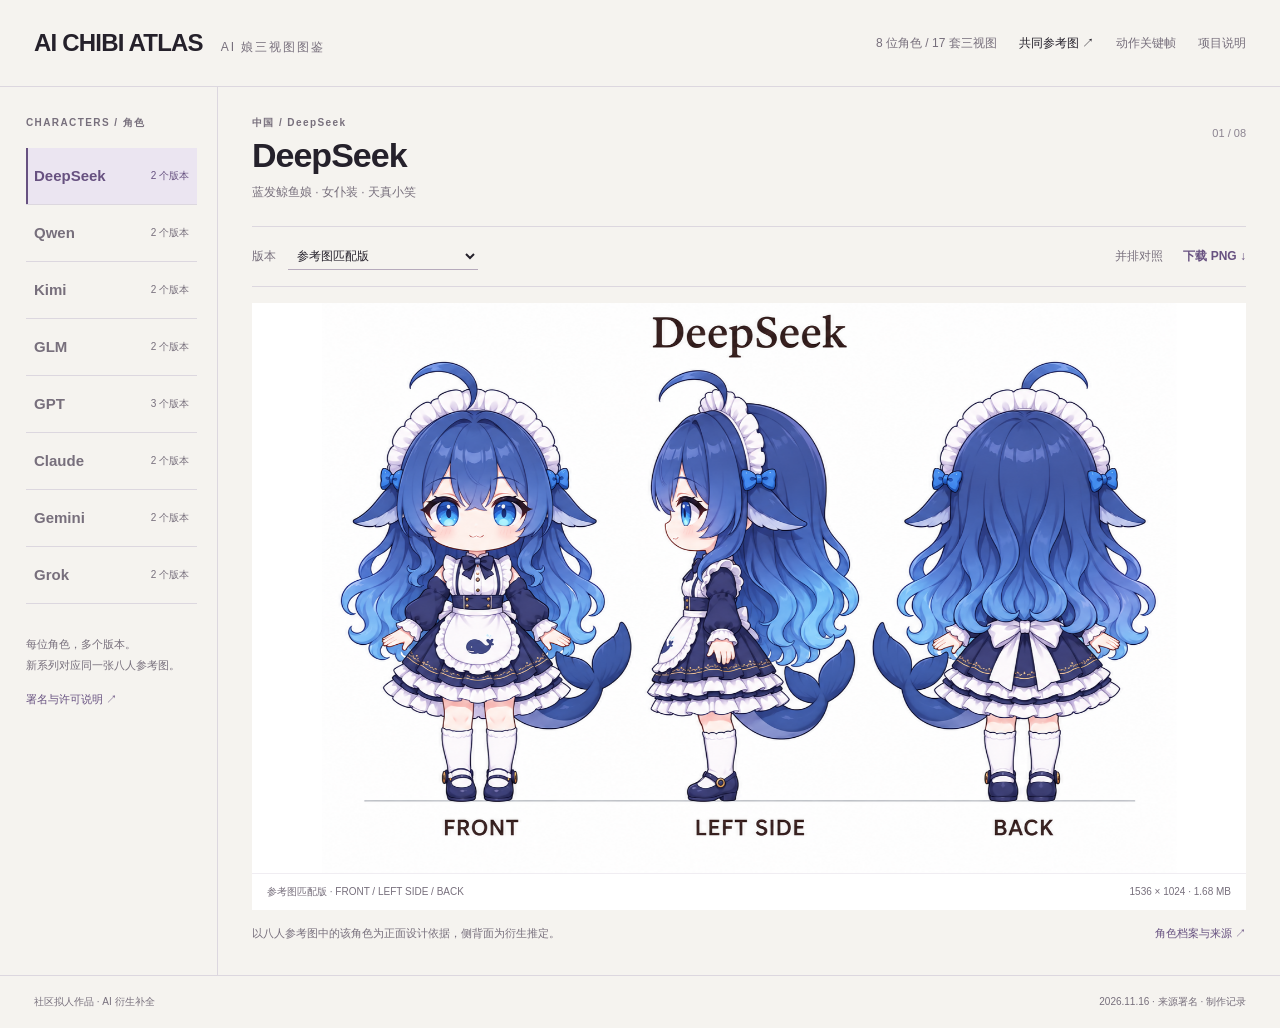
<file: index.html>
<!doctype html>
<html lang="zh-CN">
<head>
<meta charset="utf-8">
<meta name="viewport" content="width=device-width,initial-scale=1">
<meta name="description" content="八位 AI 女性 Q 版拟人角色的多版本三视图作品集。">
<title>AI Chibi Atlas · AI 娘三视图图鉴</title>
<link rel="stylesheet" href="assets/gallery.css">
<link rel="stylesheet" href="assets/viewport.css">
</head>
<body>
<a class="skip" href="#viewer">跳到作品</a>
<header class="masthead">
  <a class="brand" href="index.html">AI CHIBI ATLAS<span>AI 娘三视图图鉴</span></a>
  <div class="header-actions"><span id="collection-count"></span><button id="reference-button" type="button">共同参考图 <span aria-hidden="true">↗</span></button><a href="keyframes/index.html">动作关键帧</a><a href="README.md">项目说明</a></div>
</header>
<div class="workspace">
  <aside class="sidebar" aria-label="角色目录">
    <p class="eyebrow">CHARACTERS / 角色</p>
    <nav id="characters" aria-label="选择角色"></nav>
    <div class="sidebar-note">每位角色，多个版本。<br>新系列对应同一张八人参考图。<a href="ASSET-LICENSES.md">署名与许可说明 ↗</a></div>
  </aside>
  <main id="viewer" tabindex="-1">
    <div class="work-heading"><div><p id="character-meta" class="eyebrow"></p><h1 id="character-name"></h1><p id="character-description" class="description"></p></div><span id="position"></span></div>
    <div class="toolbar">
      <label class="version-label" for="version">版本 <select id="version"></select></label>
      <div class="tools"><button id="compare-button" type="button" aria-pressed="false">并排对照</button><a id="download-link" class="download" download>下载 PNG <span aria-hidden="true">↓</span></a></div>
    </div>
    <div id="stages" class="stages">
      <figure class="stage primary"><a id="full-image-link" target="_blank" rel="noopener"><img id="sheet-image" alt="" decoding="async"></a><figcaption><span id="version-caption"></span><span id="image-size"></span></figcaption></figure>
      <figure id="comparison" class="stage" hidden><a id="compare-image-link" target="_blank" rel="noopener"><img id="compare-image" alt="" decoding="async"></a><figcaption id="compare-caption"></figcaption></figure>
    </div>
    <div class="work-note"><p id="variant-note"></p><a id="character-doc">角色档案与来源 ↗</a></div>
    <p id="live-status" class="sr-only" aria-live="polite"></p>
    <noscript><p>浏览画廊需要 JavaScript。也可查看 <a href="README.md">README 角色图鉴</a>。</p></noscript>
  </main>
</div>
<footer>社区拟人作品 · AI 衍生补全 <span>2026.11.16 · <a href="ATTRIBUTION.md">来源署名</a> · <a href="docs/WORKFLOW.md">制作记录</a></span></footer>
<dialog id="reference-dialog" aria-labelledby="reference-title"><div class="dialog-heading"><h2 id="reference-title">共同参考图</h2><button id="close-reference" type="button" aria-label="关闭共同参考图">关闭 ×</button></div><a href="references/dance-reference-board.png" target="_blank" rel="noopener"><img src="references/dance-reference-board.png" alt="DeepSeek、Qwen、Kimi、GLM、GPT、Claude、Gemini、Grok 八人正面形象参考图"></a><p>v2-dance 的共同正面设定依据。点击图片可查看原尺寸。</p></dialog>
<script id="collection-data" type="application/json">{"schema_version":1,"title":"AI Chibi Atlas · AI 娘三视图图鉴","date":"2026-11-16","release":"0.3.0","description":"八位 AI 女性 Q 版拟人角色：17 套三视图与 56 张独立动作关键帧。","excluded_character_ids":["doubao","seed"],"reference_board":{"path":"references/dance-reference-board.png","width":1536,"height":1024,"bytes":2214412,"sha256":"1829530d7c26aa1841fad75055c033b6c2b4d2ae05e92721f0fcb8a31a994d8a"},"character_count":8,"variant_count":17,"new_series":"v2-dance","new_series_count":8,"view_order":["FRONT","LEFT SIDE","BACK"],"characters":[{"id":"deepseek","name":"DeepSeek","short_name":"DeepSeek","region":"中国","organization":"DeepSeek","description":"蓝发鲸鱼娘 · 女仆装 · 天真小笑","featured_variant":"v2-dance","identity_reference":"references/dance-reference-board.png","board_position":"TOP ROW, FIRST column","license_status":"design-cc-by-nc-sa-4.0-file-author-unverified","provenance":"characters/deepseek/provenance.json","reference":{"path":"characters/deepseek/references/author-video-frame.png","width":720,"height":1280,"bytes":712701,"sha256":"cbcd4b58b2115b8dbc7ece8271026841928be7ac594705693357ade8e8baacef"},"variants":[{"id":"v1-initial","label":"初版","kind":"community-resource","image":{"path":"characters/deepseek/variants/v1-initial/sheet.png","width":1774,"height":887,"bytes":1651211,"sha256":"f789f014ba127295fc806fd839056244a711cd439cbe0c62b23b633e2c857a8a"},"source":"https://github.com/shuaizenge/ai-girls/tree/main/characters/deepseek","notes":"保留初次交付的原始字节。"},{"id":"v2-dance","label":"参考图匹配版","kind":"ai-derived","image":{"path":"characters/deepseek/variants/v2-dance/sheet.png","width":1536,"height":1024,"bytes":1759692,"sha256":"5e7b2940c5cfc628bc371e2c9037a3d22fd55b32d95c738e2f7a587df3454287"},"prompt":"characters/deepseek/variants/v2-dance/prompt.txt","references":["references/dance-reference-board.png"],"notes":"以八人参考图中的该角色为正面设计依据，侧背面为衍生推定。","generation":"characters/deepseek/variants/v2-dance/generation.json"}],"keyframes":[{"id":"v4-individual","label":"逐帧精修版","identity_reference":"characters/deepseek/keyframes/v4-individual/K1.png","frames":[{"id":"K1","seconds":0.0,"label":"张开双臂","image":{"path":"characters/deepseek/keyframes/v4-individual/K1.png","width":1594,"height":987,"bytes":1600503,"sha256":"3368539f7c0acdb0a42621f7c0b5a745e498a0707293dfb019e527cc15c61277"},"generation":"characters/deepseek/keyframes/v4-individual/K1.generation.json","prompts":["characters/deepseek/keyframes/v4-individual/K1.prompt.txt"]},{"id":"K2","seconds":1.0,"label":"侧倾单拳上举","image":{"path":"characters/deepseek/keyframes/v4-individual/K2.png","width":1672,"height":941,"bytes":1564818,"sha256":"ad03c0802c05187d45e31c9fba856bc55279e569d738186ee52cec7663352fcc"},"generation":"characters/deepseek/keyframes/v4-individual/K2.generation.json","prompts":["characters/deepseek/keyframes/v4-individual/K2.prompt.txt","characters/deepseek/keyframes/v4-individual/K2.refinement.prompt.txt"]},{"id":"K3","seconds":1.8,"label":"双拳举头边·偏右","image":{"path":"characters/deepseek/keyframes/v4-individual/K3.png","width":1672,"height":941,"bytes":1536739,"sha256":"1584237c77531dbcf16238459f9172e26eba0424fbb0a9ac8cf07e60ee5fa327"},"generation":"characters/deepseek/keyframes/v4-individual/K3.generation.json","prompts":["characters/deepseek/keyframes/v4-individual/K3.prompt.txt"]},{"id":"K4","seconds":2.2,"label":"双拳举头边·偏左","image":{"path":"characters/deepseek/keyframes/v4-individual/K4.png","width":1672,"height":941,"bytes":1721683,"sha256":"1dc610ee2f1e24ee7f2570eb44ad751b189820e71123a99e306a23051437272b"},"generation":"characters/deepseek/keyframes/v4-individual/K4.generation.json","prompts":["characters/deepseek/keyframes/v4-individual/K4.prompt.txt","characters/deepseek/keyframes/v4-individual/K4.refinement.prompt.txt"]},{"id":"K5","seconds":3.5,"label":"背对抱臂","image":{"path":"characters/deepseek/keyframes/v4-individual/K5.png","width":1672,"height":941,"bytes":1449134,"sha256":"4903bfa7c3a257841c3ce57f1b064dadf9c6575a1f6c40f4ec0bdf2f09237dd2"},"generation":"characters/deepseek/keyframes/v4-individual/K5.generation.json","prompts":["characters/deepseek/keyframes/v4-individual/K5.prompt.txt"]},{"id":"K6","seconds":4.6,"label":"回头偷看","image":{"path":"characters/deepseek/keyframes/v4-individual/K6.png","width":1672,"height":941,"bytes":1555553,"sha256":"ecb75047087c1a4ae9fa99440d0f0eb62009d9330a53605b31faa7e3a92d78f8"},"generation":"characters/deepseek/keyframes/v4-individual/K6.generation.json","prompts":["characters/deepseek/keyframes/v4-individual/K6.prompt.txt","characters/deepseek/keyframes/v4-individual/K6.refinement.prompt.txt"]},{"id":"K7","seconds":5.8,"label":"背身手臂过头","image":{"path":"characters/deepseek/keyframes/v4-individual/K7.png","width":1672,"height":941,"bytes":1514825,"sha256":"cf046de2425a432119bcf50d36eac50d43382885b067b625f21b4e8807bd19a3"},"generation":"characters/deepseek/keyframes/v4-individual/K7.generation.json","prompts":["characters/deepseek/keyframes/v4-individual/K7.prompt.txt","characters/deepseek/keyframes/v4-individual/K7.refinement.prompt.txt","characters/deepseek/keyframes/v4-individual/K7.refinement2.prompt.txt"]}]}]},{"id":"qwen","name":"通义千问 Qwen","short_name":"Qwen","region":"中国","organization":"阿里巴巴","description":"蓝紫辫发 · 中式短裙与宽袖 · 温柔浅笑","featured_variant":"v2-dance","identity_reference":"references/dance-reference-board.png","board_position":"TOP ROW, SECOND column","license_status":"sharing-statement-no-standard-license-verified","provenance":"characters/qwen/provenance.json","reference":{"path":"characters/qwen/references/author-video-frame.png","width":720,"height":1280,"bytes":997530,"sha256":"4f59aee4d8d4fa341a40b68f33d9593708f7eecfcb19c96ad8aa44d9bb844cb9"},"variants":[{"id":"v1-initial","label":"初版","kind":"ai-derived","image":{"path":"characters/qwen/variants/v1-initial/sheet.png","width":1536,"height":1024,"bytes":1864948,"sha256":"67d4db182fdc7e266246aa4c93852885b8ba5adbbbe97db31fbf34ed3c3aef65"},"source":"https://github.com/shuaizenge/ai-girls/tree/main/characters/qwen","notes":"保留初次交付的原始字节。","prompt":"characters/qwen/variants/v1-initial/prompt.txt"},{"id":"v2-dance","label":"参考图匹配版","kind":"ai-derived","image":{"path":"characters/qwen/variants/v2-dance/sheet.png","width":1536,"height":1024,"bytes":1835165,"sha256":"6ede8bc2f0fd8c63294b0f61b5e10c5478f6f909bfcc0d300e9aaa4e744b3cb3"},"prompt":"characters/qwen/variants/v2-dance/prompt.txt","references":["references/dance-reference-board.png"],"notes":"以八人参考图中的该角色为正面设计依据，侧背面为衍生推定。","layout_reference":"characters/deepseek/variants/v2-dance/sheet.png","generation":"characters/qwen/variants/v2-dance/generation.json"}],"keyframes":[{"id":"v4-individual","label":"逐帧精修版","identity_reference":"characters/qwen/keyframes/v4-individual/K1.png","frames":[{"id":"K1","seconds":0.0,"label":"张开双臂","image":{"path":"characters/qwen/keyframes/v4-individual/K1.png","width":1593,"height":987,"bytes":1707290,"sha256":"14eb9833734585bca7312fc60ec8b2ca3cd0cf1b87a5b3c0194ccd689ae5c531"},"generation":"characters/qwen/keyframes/v4-individual/K1.generation.json","prompts":["characters/qwen/keyframes/v4-individual/K1.prompt.txt"]},{"id":"K2","seconds":1.0,"label":"侧倾单拳上举","image":{"path":"characters/qwen/keyframes/v4-individual/K2.png","width":1672,"height":941,"bytes":1679738,"sha256":"2d65be7b121b2a1862ed4e39a36e710b7d5fb812a7e25a2ccf2df018beac4d8f"},"generation":"characters/qwen/keyframes/v4-individual/K2.generation.json","prompts":["characters/qwen/keyframes/v4-individual/K2.prompt.txt"]},{"id":"K3","seconds":1.8,"label":"双拳举头边·偏右","image":{"path":"characters/qwen/keyframes/v4-individual/K3.png","width":1672,"height":941,"bytes":1641220,"sha256":"8f10ecbf1c87b6f0e8889a8c42b96cc9a803273b844981974f5e6d1e415e7aae"},"generation":"characters/qwen/keyframes/v4-individual/K3.generation.json","prompts":["characters/qwen/keyframes/v4-individual/K3.prompt.txt"]},{"id":"K4","seconds":2.2,"label":"双拳举头边·偏左","image":{"path":"characters/qwen/keyframes/v4-individual/K4.png","width":1672,"height":941,"bytes":1680713,"sha256":"ca8fed01fecb0a2613cae94505305f8234c367c09389fd420ae9efd012fb8b3b"},"generation":"characters/qwen/keyframes/v4-individual/K4.generation.json","prompts":["characters/qwen/keyframes/v4-individual/K4.prompt.txt"]},{"id":"K5","seconds":3.5,"label":"背对抱臂","image":{"path":"characters/qwen/keyframes/v4-individual/K5.png","width":1671,"height":941,"bytes":1563640,"sha256":"01b6dac7167ffe645c9cda62b5e75a0d03d30766471523c02830ce5ec5fa6baf"},"generation":"characters/qwen/keyframes/v4-individual/K5.generation.json","prompts":["characters/qwen/keyframes/v4-individual/K5.prompt.txt","characters/qwen/keyframes/v4-individual/K5.refinement.prompt.txt"]},{"id":"K6","seconds":4.6,"label":"回头偷看","image":{"path":"characters/qwen/keyframes/v4-individual/K6.png","width":1671,"height":941,"bytes":1648012,"sha256":"c1dd0e1dc31f4fa6413c43f3b7da26ee6ce5b0754bc0d7907fb440475b119b3c"},"generation":"characters/qwen/keyframes/v4-individual/K6.generation.json","prompts":["characters/qwen/keyframes/v4-individual/K6.prompt.txt"]},{"id":"K7","seconds":5.8,"label":"背身手臂过头","image":{"path":"characters/qwen/keyframes/v4-individual/K7.png","width":1671,"height":941,"bytes":1623689,"sha256":"cc2325ae695dcabcc86cd7485a35d40a47d7d65437acfbd0f822ba8073e63ad8"},"generation":"characters/qwen/keyframes/v4-individual/K7.generation.json","prompts":["characters/qwen/keyframes/v4-individual/K7.prompt.txt"]}]}]},{"id":"kimi","name":"Kimi","short_name":"Kimi","region":"中国","organization":"月之暗面","description":"银白长发 · 月亮披肩 · 短袜与安静微笑","featured_variant":"v2-dance","identity_reference":"references/dance-reference-board.png","board_position":"TOP ROW, THIRD column","license_status":"sharing-statement-no-standard-license-verified","provenance":"characters/kimi/provenance.json","reference":{"path":"characters/kimi/references/author-video-frame.png","width":720,"height":1280,"bytes":1040749,"sha256":"bc9d61f6365e97e679dda15c59b9c8d78193b19ef379f6e1efaaad743b6f84f3"},"variants":[{"id":"v1-initial","label":"初版","kind":"ai-derived","image":{"path":"characters/kimi/variants/v1-initial/sheet.png","width":1536,"height":1024,"bytes":1830031,"sha256":"6b1d28d2056d82577091b4d9592e5f02d7297e040f3a2019428de667b65ecf1c"},"source":"https://github.com/shuaizenge/ai-girls/tree/main/characters/kimi","notes":"保留初次交付的原始字节。","prompt":"characters/kimi/variants/v1-initial/prompt.txt"},{"id":"v2-dance","label":"参考图匹配版","kind":"ai-derived","image":{"path":"characters/kimi/variants/v2-dance/sheet.png","width":1536,"height":1024,"bytes":2058918,"sha256":"8c0fd49819c1d4224792c0d6fa4d280024ad53ae9e91a37edea743e288c14c27"},"prompt":"characters/kimi/variants/v2-dance/prompt.txt","references":["references/dance-reference-board.png"],"notes":"以八人参考图中的该角色为正面设计依据，侧背面为衍生推定。","layout_reference":"characters/deepseek/variants/v2-dance/sheet.png","refinement_prompt":"characters/kimi/variants/v2-dance/refinement.prompt.txt","quality_note":"将三视图中的长褶袜改回参考图的短踝袜。","generation":"characters/kimi/variants/v2-dance/generation.json"}],"keyframes":[{"id":"v4-individual","label":"逐帧精修版","identity_reference":"characters/kimi/keyframes/v4-individual/K1.png","frames":[{"id":"K1","seconds":0.0,"label":"张开双臂","image":{"path":"characters/kimi/keyframes/v4-individual/K1.png","width":1672,"height":941,"bytes":1704732,"sha256":"97f5f9b1e389c06aaa6034659e3f5d47126c32d8ab0a89f4992ae1c2fb448ef1"},"generation":"characters/kimi/keyframes/v4-individual/K1.generation.json","prompts":["characters/kimi/keyframes/v4-individual/K1.prompt.txt"]},{"id":"K2","seconds":1.0,"label":"侧倾单拳上举","image":{"path":"characters/kimi/keyframes/v4-individual/K2.png","width":1672,"height":941,"bytes":1707801,"sha256":"37611eb955da961c1a7da8d9c2a10a615dfe313cfea2d5481c9d51df28faa234"},"generation":"characters/kimi/keyframes/v4-individual/K2.generation.json","prompts":["characters/kimi/keyframes/v4-individual/K2.prompt.txt"]},{"id":"K3","seconds":1.8,"label":"双拳举头边·偏右","image":{"path":"characters/kimi/keyframes/v4-individual/K3.png","width":1672,"height":941,"bytes":1673469,"sha256":"fcb57434c94b349733deada334c7315b56d4d28f708656c11ac0b66360571b31"},"generation":"characters/kimi/keyframes/v4-individual/K3.generation.json","prompts":["characters/kimi/keyframes/v4-individual/K3.prompt.txt"]},{"id":"K4","seconds":2.2,"label":"双拳举头边·偏左","image":{"path":"characters/kimi/keyframes/v4-individual/K4.png","width":1672,"height":941,"bytes":1727381,"sha256":"a528dfed947eb0fdc51e0c6a3b30b0671cd532f3b966365b73904d90845cae04"},"generation":"characters/kimi/keyframes/v4-individual/K4.generation.json","prompts":["characters/kimi/keyframes/v4-individual/K4.prompt.txt"]},{"id":"K5","seconds":3.5,"label":"背对抱臂","image":{"path":"characters/kimi/keyframes/v4-individual/K5.png","width":1672,"height":941,"bytes":1567655,"sha256":"7dda4d8b1b78bc8c4d85280dd2ae1793e72207faf33959cd45e8cc80b32e5d57"},"generation":"characters/kimi/keyframes/v4-individual/K5.generation.json","prompts":["characters/kimi/keyframes/v4-individual/K5.prompt.txt"]},{"id":"K6","seconds":4.6,"label":"回头偷看","image":{"path":"characters/kimi/keyframes/v4-individual/K6.png","width":1672,"height":941,"bytes":1637793,"sha256":"45def4fc5968a917ddc39a53d40fcc34e40e195577a594fff375112367cdb5fc"},"generation":"characters/kimi/keyframes/v4-individual/K6.generation.json","prompts":["characters/kimi/keyframes/v4-individual/K6.prompt.txt"]},{"id":"K7","seconds":5.8,"label":"背身手臂过头","image":{"path":"characters/kimi/keyframes/v4-individual/K7.png","width":1672,"height":941,"bytes":1730874,"sha256":"395f7ba81815afd92d9384daf5d19581e82a5315cece71aad76d05896687944f"},"generation":"characters/kimi/keyframes/v4-individual/K7.generation.json","prompts":["characters/kimi/keyframes/v4-individual/K7.prompt.txt","characters/kimi/keyframes/v4-individual/K7.refinement.prompt.txt"]}]}]},{"id":"glm","name":"智谱 GLM","short_name":"GLM","region":"中国","organization":"智谱","description":"黑长发 · 黑白书卷装 · 认真呆萌","featured_variant":"v2-dance","identity_reference":"references/dance-reference-board.png","board_position":"TOP ROW, FOURTH column","license_status":"sharing-statement-no-standard-license-verified","provenance":"characters/glm/provenance.json","reference":{"path":"characters/glm/references/author-video-frame.png","width":720,"height":1280,"bytes":828333,"sha256":"9088698d394f6a358be564300bb29d793c90ed328e91b51af56c453d0db3fea9"},"variants":[{"id":"v1-initial","label":"初版","kind":"ai-derived","image":{"path":"characters/glm/variants/v1-initial/sheet.png","width":1536,"height":1024,"bytes":1877606,"sha256":"ea46af2dcb97b4a8aef476f74b06bfa8bd9e4877fffc4a5b9d973ba588318de3"},"source":"https://github.com/shuaizenge/ai-girls/tree/main/characters/glm","notes":"保留初次交付的原始字节。","prompt":"characters/glm/variants/v1-initial/prompt.txt"},{"id":"v2-dance","label":"参考图匹配版","kind":"ai-derived","image":{"path":"characters/glm/variants/v2-dance/sheet.png","width":1536,"height":1024,"bytes":1960357,"sha256":"98e83303469d9ccffa8fb1a66bfdd33f44d151204e2ec2f7ad12fb847334780b"},"prompt":"characters/glm/variants/v2-dance/prompt.txt","references":["references/dance-reference-board.png"],"notes":"以八人参考图中的该角色为正面设计依据，侧背面为衍生推定。","layout_reference":"characters/deepseek/variants/v2-dance/sheet.png","generation":"characters/glm/variants/v2-dance/generation.json"}],"keyframes":[{"id":"v4-individual","label":"逐帧精修版","identity_reference":"characters/glm/keyframes/v4-individual/K1.png","frames":[{"id":"K1","seconds":0.0,"label":"张开双臂","image":{"path":"characters/glm/keyframes/v4-individual/K1.png","width":1593,"height":987,"bytes":1683468,"sha256":"169f8c7c36d62cb377037e7ca78aa2c246c5b8071438af3f22d909db7aea5b04"},"generation":"characters/glm/keyframes/v4-individual/K1.generation.json","prompts":["characters/glm/keyframes/v4-individual/K1.prompt.txt"]},{"id":"K2","seconds":1.0,"label":"侧倾单拳上举","image":{"path":"characters/glm/keyframes/v4-individual/K2.png","width":1672,"height":941,"bytes":1780520,"sha256":"5da08c047479513635acc9ff1068a2f16afc95c99a2bc58cdd58463788db6775"},"generation":"characters/glm/keyframes/v4-individual/K2.generation.json","prompts":["characters/glm/keyframes/v4-individual/K2.prompt.txt","characters/glm/keyframes/v4-individual/K2.refinement.prompt.txt"]},{"id":"K3","seconds":1.8,"label":"双拳举头边·偏右","image":{"path":"characters/glm/keyframes/v4-individual/K3.png","width":1672,"height":941,"bytes":1629832,"sha256":"11bb97edced897dc4019555638ed137c59e151ba3ed2abc4d0650a331e861dc9"},"generation":"characters/glm/keyframes/v4-individual/K3.generation.json","prompts":["characters/glm/keyframes/v4-individual/K3.prompt.txt"]},{"id":"K4","seconds":2.2,"label":"双拳举头边·偏左","image":{"path":"characters/glm/keyframes/v4-individual/K4.png","width":1672,"height":941,"bytes":1662192,"sha256":"dcdb555f8fda7ea1177abf9d5f4c7ca10a8c2064c0ad8d257365103bed7af86b"},"generation":"characters/glm/keyframes/v4-individual/K4.generation.json","prompts":["characters/glm/keyframes/v4-individual/K4.prompt.txt"]},{"id":"K5","seconds":3.5,"label":"背对抱臂","image":{"path":"characters/glm/keyframes/v4-individual/K5.png","width":1672,"height":941,"bytes":1496306,"sha256":"19b35b585f1b9e3e3340887ce704a0a0ed2bddb8b8ae841f720d2c0eba617db4"},"generation":"characters/glm/keyframes/v4-individual/K5.generation.json","prompts":["characters/glm/keyframes/v4-individual/K5.prompt.txt"]},{"id":"K6","seconds":4.6,"label":"回头偷看","image":{"path":"characters/glm/keyframes/v4-individual/K6.png","width":1672,"height":941,"bytes":1586949,"sha256":"0c47cf155b693e39484294dd89636bbe742e11b73c79ad246b381c4f613b631e"},"generation":"characters/glm/keyframes/v4-individual/K6.generation.json","prompts":["characters/glm/keyframes/v4-individual/K6.prompt.txt"]},{"id":"K7","seconds":5.8,"label":"背身手臂过头","image":{"path":"characters/glm/keyframes/v4-individual/K7.png","width":1672,"height":941,"bytes":1709459,"sha256":"ab7081d8aa8b3f6b5873f2e855c353bd868f313bef9ff893d2550488c40a5b30"},"generation":"characters/glm/keyframes/v4-individual/K7.generation.json","prompts":["characters/glm/keyframes/v4-individual/K7.prompt.txt"]}]}]},{"id":"gpt","name":"ChatGPT / GPT","short_name":"GPT","region":"美国","organization":"OpenAI","description":"白紫龙娘 · 龙角龙翼龙尾 · 自信浅笑","featured_variant":"v2-dance","identity_reference":"references/dance-reference-board.png","board_position":"BOTTOM ROW, FIRST column","license_status":"upstream-author-license-unverified","provenance":"characters/gpt/provenance.json","reference":{"path":"characters/gpt/references/author-video-frame.png","width":720,"height":1280,"bytes":1108711,"sha256":"90606f78f5c8ee76c3547c0df2999ba145cdb50bef25e7fc6a8a6c3ecc4ee4d5"},"variants":[{"id":"v1-initial","label":"初版","kind":"community-resource","image":{"path":"characters/gpt/variants/v1-initial/sheet.png","width":3348,"height":2000,"bytes":3599931,"sha256":"6874585bc8fb1a27b769d681c6dc3ae59c3a1d640c570cfcb1ea56e34fb6d46a"},"source":"https://github.com/lmy414/ai-chan-sheets/tree/main/设定图/13_GPT娘_Q版白紫龙娘","notes":"保留社区原图的空白眼与流口水表情，仅作为历史版本；默认展示新系列。"},{"id":"v1-natural-smile","label":"初版 · 自然微笑修订","kind":"ai-expression-edit","image":{"path":"characters/gpt/variants/v1-natural-smile/sheet.png","width":1623,"height":969,"bytes":1736283,"sha256":"228f650bd8d10c466202b46d38030cd9121f34eafa5d6c23e922fe8ded835d74"},"prompt":"characters/gpt/variants/v1-natural-smile/prompt.txt","source":"https://github.com/lmy414/ai-chan-sheets/tree/main/设定图/13_GPT娘_Q版白紫龙娘","notes":"在初版基础上修订正面和侧面为紫色瞳孔、闭嘴浅笑，去除流口水。"},{"id":"v2-dance","label":"参考图匹配版","kind":"ai-derived","image":{"path":"characters/gpt/variants/v2-dance/sheet.png","width":1536,"height":1024,"bytes":2086586,"sha256":"80a5632badb1991c19bb1f8a32418e16930fe0f1d22e2c63b0cc7446bc6b685f"},"prompt":"characters/gpt/variants/v2-dance/prompt.txt","references":["references/dance-reference-board.png"],"notes":"以八人参考图中的该角色为正面设计依据，侧背面为衍生推定。","layout_reference":"characters/deepseek/variants/v2-dance/sheet.png","refinement_prompt":"characters/gpt/variants/v2-dance/refinement.prompt.txt","quality_note":"补出侧面露在裙后的一段龙尾。","generation":"characters/gpt/variants/v2-dance/generation.json"}],"keyframes":[{"id":"v4-individual","label":"逐帧精修版","identity_reference":"characters/gpt/keyframes/v4-individual/K1.png","frames":[{"id":"K1","seconds":0.0,"label":"张开双臂","image":{"path":"characters/gpt/keyframes/v4-individual/K1.png","width":1593,"height":987,"bytes":1744270,"sha256":"9deb191ac4b69079327a38363e87dcacc47ba17c64b0df1d07ed24bbf117c382"},"generation":"characters/gpt/keyframes/v4-individual/K1.generation.json","prompts":["characters/gpt/keyframes/v4-individual/K1.prompt.txt"]},{"id":"K2","seconds":1.0,"label":"侧倾单拳上举","image":{"path":"characters/gpt/keyframes/v4-individual/K2.png","width":1671,"height":941,"bytes":1699917,"sha256":"0fa392e36b5d491962efeef71f2f37618f2094d853a9635bf5687c10c057275e"},"generation":"characters/gpt/keyframes/v4-individual/K2.generation.json","prompts":["characters/gpt/keyframes/v4-individual/K2.prompt.txt"]},{"id":"K3","seconds":1.8,"label":"双拳举头边·偏右","image":{"path":"characters/gpt/keyframes/v4-individual/K3.png","width":1672,"height":941,"bytes":1665957,"sha256":"2829ca0e8f0f99cbec1e9b088fe4310528e2e8386151f2d6a6c065a5b762e3df"},"generation":"characters/gpt/keyframes/v4-individual/K3.generation.json","prompts":["characters/gpt/keyframes/v4-individual/K3.prompt.txt"]},{"id":"K4","seconds":2.2,"label":"双拳举头边·偏左","image":{"path":"characters/gpt/keyframes/v4-individual/K4.png","width":1671,"height":941,"bytes":1695026,"sha256":"59fabe61436d2810d622bd6fca82c219814558c4b519dd919cdda38bd261b493"},"generation":"characters/gpt/keyframes/v4-individual/K4.generation.json","prompts":["characters/gpt/keyframes/v4-individual/K4.prompt.txt"]},{"id":"K5","seconds":3.5,"label":"背对抱臂","image":{"path":"characters/gpt/keyframes/v4-individual/K5.png","width":1672,"height":941,"bytes":1568995,"sha256":"1ccf804292fe182a2fbbb41a6835fed54199fb5233c8f9870d0730e8f6d518d6"},"generation":"characters/gpt/keyframes/v4-individual/K5.generation.json","prompts":["characters/gpt/keyframes/v4-individual/K5.prompt.txt","characters/gpt/keyframes/v4-individual/K5.refinement.prompt.txt"]},{"id":"K6","seconds":4.6,"label":"回头偷看","image":{"path":"characters/gpt/keyframes/v4-individual/K6.png","width":1672,"height":941,"bytes":1713743,"sha256":"c8dfe3f6bae65068d77e32918772888a2a473b5d868a78bbf693914799c228bf"},"generation":"characters/gpt/keyframes/v4-individual/K6.generation.json","prompts":["characters/gpt/keyframes/v4-individual/K6.prompt.txt","characters/gpt/keyframes/v4-individual/K6.refinement.prompt.txt"]},{"id":"K7","seconds":5.8,"label":"背身手臂过头","image":{"path":"characters/gpt/keyframes/v4-individual/K7.png","width":1672,"height":941,"bytes":1635542,"sha256":"51bcd4f0c168ca6689a6c8289bcc4b74f1809a229ada60ccac10aa82519ed4a8"},"generation":"characters/gpt/keyframes/v4-individual/K7.generation.json","prompts":["characters/gpt/keyframes/v4-individual/K7.prompt.txt"]}]}]},{"id":"claude","name":"Claude","short_name":"Claude","region":"美国","organization":"Anthropic","description":"橙发花饰 · 新领口与黑金腰结 · 温暖小笑","featured_variant":"v2-dance","identity_reference":"references/dance-reference-board.png","board_position":"BOTTOM ROW, SECOND column","license_status":"sharing-statement-no-standard-license-verified","provenance":"characters/claude/provenance.json","reference":{"path":"characters/claude/references/author-video-frame.png","width":720,"height":1280,"bytes":1166414,"sha256":"331eb459d81c0a2f908fccaf8365f137a77098f81f1e145cca5413a1def07c55"},"variants":[{"id":"v1-initial","label":"初版","kind":"ai-derived","image":{"path":"characters/claude/variants/v1-initial/sheet.png","width":1536,"height":1024,"bytes":1940699,"sha256":"8c45d895c6a1f629338d7f0550f98b2a776595fbc24b60998877cd2623cc0ab3"},"source":"https://github.com/shuaizenge/ai-girls/tree/main/characters/claude","notes":"保留初次交付的原始字节。","prompt":"characters/claude/variants/v1-initial/prompt.txt"},{"id":"v2-dance","label":"参考图匹配版","kind":"ai-derived","image":{"path":"characters/claude/variants/v2-dance/sheet.png","width":1536,"height":1024,"bytes":1746223,"sha256":"003b919dbc1c3510f81e3b146f7b137900d7164b7775b09a9bb9812a09b90032"},"prompt":"characters/claude/variants/v2-dance/prompt.txt","references":["references/dance-reference-board.png"],"notes":"以八人参考图中的该角色为正面设计依据，侧背面为衍生推定。","layout_reference":"characters/deepseek/variants/v2-dance/sheet.png","quality_note":"保留八人图的新领口与黑金腰结，不加入初版披肩。","generation":"characters/claude/variants/v2-dance/generation.json"}],"keyframes":[{"id":"v4-individual","label":"逐帧精修版","identity_reference":"characters/claude/keyframes/v4-individual/K1.png","frames":[{"id":"K1","seconds":0.0,"label":"张开双臂","image":{"path":"characters/claude/keyframes/v4-individual/K1.png","width":1672,"height":941,"bytes":1723115,"sha256":"12318fcd05c7a4d96c2589c0b31d96b6ee0577fef467edee00391e7ed0f0c232"},"generation":"characters/claude/keyframes/v4-individual/K1.generation.json","prompts":["characters/claude/keyframes/v4-individual/K1.prompt.txt"]},{"id":"K2","seconds":1.0,"label":"侧倾单拳上举","image":{"path":"characters/claude/keyframes/v4-individual/K2.png","width":1671,"height":941,"bytes":1726241,"sha256":"ac740a86ea1845378d0c1b0c32ff4aed0cb1ced8b37804a24f1a0636a8cfab88"},"generation":"characters/claude/keyframes/v4-individual/K2.generation.json","prompts":["characters/claude/keyframes/v4-individual/K2.prompt.txt"]},{"id":"K3","seconds":1.8,"label":"双拳举头边·偏右","image":{"path":"characters/claude/keyframes/v4-individual/K3.png","width":1672,"height":941,"bytes":1691193,"sha256":"16cc112c9e1288b4f5ad0725795b16a2260a9cf49282f2f17f401e1986ae2760"},"generation":"characters/claude/keyframes/v4-individual/K3.generation.json","prompts":["characters/claude/keyframes/v4-individual/K3.prompt.txt"]},{"id":"K4","seconds":2.2,"label":"双拳举头边·偏左","image":{"path":"characters/claude/keyframes/v4-individual/K4.png","width":1672,"height":941,"bytes":1733545,"sha256":"4518a8a7d2138f76521c8c2188164819744f3397452e55b87ac6879177d29376"},"generation":"characters/claude/keyframes/v4-individual/K4.generation.json","prompts":["characters/claude/keyframes/v4-individual/K4.prompt.txt"]},{"id":"K5","seconds":3.5,"label":"背对抱臂","image":{"path":"characters/claude/keyframes/v4-individual/K5.png","width":1671,"height":941,"bytes":1565373,"sha256":"78995d35d33c5f248654162b88150cc93b935c39e9547ca6d5d2c3032cf91aa6"},"generation":"characters/claude/keyframes/v4-individual/K5.generation.json","prompts":["characters/claude/keyframes/v4-individual/K5.prompt.txt"]},{"id":"K6","seconds":4.6,"label":"回头偷看","image":{"path":"characters/claude/keyframes/v4-individual/K6.png","width":1672,"height":941,"bytes":1651015,"sha256":"f1e8cf304c3372b9065985c7a98aa9b9b749d29637842d916fcc83e1d3f0fa12"},"generation":"characters/claude/keyframes/v4-individual/K6.generation.json","prompts":["characters/claude/keyframes/v4-individual/K6.prompt.txt","characters/claude/keyframes/v4-individual/K6.refinement.prompt.txt"]},{"id":"K7","seconds":5.8,"label":"背身手臂过头","image":{"path":"characters/claude/keyframes/v4-individual/K7.png","width":1672,"height":941,"bytes":1630438,"sha256":"004d372cb2d4dbf08c6fca21493bbe0dd28f86f41721436b9597103e0b0f2d45"},"generation":"characters/claude/keyframes/v4-individual/K7.generation.json","prompts":["characters/claude/keyframes/v4-individual/K7.prompt.txt"]}]}]},{"id":"gemini","name":"Gemini","short_name":"Gemini","region":"美国","organization":"Google","description":"紫蓝渐变猫娘 · 异色瞳 · 星形饰品","featured_variant":"v2-dance","identity_reference":"references/dance-reference-board.png","board_position":"BOTTOM ROW, THIRD column","license_status":"sharing-statement-no-standard-license-verified","provenance":"characters/gemini/provenance.json","reference":{"path":"characters/gemini/references/author-video-frame.png","width":720,"height":1280,"bytes":981649,"sha256":"d496c4edf07b964e18cce99b007c913237c9d44d1c8088fb84ea83e1972d1364"},"variants":[{"id":"v1-initial","label":"初版","kind":"ai-derived","image":{"path":"characters/gemini/variants/v1-initial/sheet.png","width":1536,"height":1024,"bytes":2192429,"sha256":"c57a8fe471e444076fb5784e2416ba32e3cc2334d96ffbaa6f3370b7160f331a"},"source":"https://github.com/shuaizenge/ai-girls/tree/main/characters/gemini","notes":"保留初次交付的原始字节。","prompt":"characters/gemini/variants/v1-initial/prompt.txt","refinement_prompt":"characters/gemini/variants/v1-initial/refinement.prompt.txt"},{"id":"v2-dance","label":"参考图匹配版","kind":"ai-derived","image":{"path":"characters/gemini/variants/v2-dance/sheet.png","width":1536,"height":1024,"bytes":1899125,"sha256":"a1c827895d607426d8529be0f9f54ef1e589248cb23434559060f21fd220c1d2"},"prompt":"characters/gemini/variants/v2-dance/prompt.txt","references":["references/dance-reference-board.png"],"notes":"以八人参考图中的该角色为正面设计依据，侧背面为衍生推定。","layout_reference":"characters/deepseek/variants/v2-dance/sheet.png","quality_note":"核对异色瞳：正面左粉右金；左侧面可见金色左眼。","generation":"characters/gemini/variants/v2-dance/generation.json"}],"keyframes":[{"id":"v4-individual","label":"逐帧精修版","identity_reference":"characters/gemini/keyframes/v4-individual/K1.png","frames":[{"id":"K1","seconds":0.0,"label":"张开双臂","image":{"path":"characters/gemini/keyframes/v4-individual/K1.png","width":1594,"height":987,"bytes":1795663,"sha256":"7b79c258c107b066f1f050cf76f8d473a1afad6ffc6426e321fac20b93ef0be0"},"generation":"characters/gemini/keyframes/v4-individual/K1.generation.json","prompts":["characters/gemini/keyframes/v4-individual/K1.prompt.txt"]},{"id":"K2","seconds":1.0,"label":"侧倾单拳上举","image":{"path":"characters/gemini/keyframes/v4-individual/K2.png","width":1672,"height":941,"bytes":1763008,"sha256":"0c0a670ac4273fc17c4ee4a000b2b155b75e95014bc0c9549edd0d4b3688186a"},"generation":"characters/gemini/keyframes/v4-individual/K2.generation.json","prompts":["characters/gemini/keyframes/v4-individual/K2.prompt.txt"]},{"id":"K3","seconds":1.8,"label":"双拳举头边·偏右","image":{"path":"characters/gemini/keyframes/v4-individual/K3.png","width":1672,"height":941,"bytes":1701984,"sha256":"4632bb73bf210cd9407d01e68952fa8dcb68d4639b16a1332ed84659c0e61de0"},"generation":"characters/gemini/keyframes/v4-individual/K3.generation.json","prompts":["characters/gemini/keyframes/v4-individual/K3.prompt.txt"]},{"id":"K4","seconds":2.2,"label":"双拳举头边·偏左","image":{"path":"characters/gemini/keyframes/v4-individual/K4.png","width":1672,"height":941,"bytes":1724663,"sha256":"7b9e6d55a1925be3080e71a3fbc2d2636ae298d9706ecc6a7539bb138ea1c21c"},"generation":"characters/gemini/keyframes/v4-individual/K4.generation.json","prompts":["characters/gemini/keyframes/v4-individual/K4.prompt.txt"]},{"id":"K5","seconds":3.5,"label":"背对抱臂","image":{"path":"characters/gemini/keyframes/v4-individual/K5.png","width":1671,"height":941,"bytes":1621286,"sha256":"4ed2f56558f6ab8db9c81fd9350ed02cf1c0e3de8ae29d80c91e6593f3d9d826"},"generation":"characters/gemini/keyframes/v4-individual/K5.generation.json","prompts":["characters/gemini/keyframes/v4-individual/K5.prompt.txt"]},{"id":"K6","seconds":4.6,"label":"回头偷看","image":{"path":"characters/gemini/keyframes/v4-individual/K6.png","width":1671,"height":941,"bytes":1711372,"sha256":"6dae573fb8511a04e8b5c0f9d41231a979fdbcd0db254a41244ee07b88e819b1"},"generation":"characters/gemini/keyframes/v4-individual/K6.generation.json","prompts":["characters/gemini/keyframes/v4-individual/K6.prompt.txt"]},{"id":"K7","seconds":5.8,"label":"背身手臂过头","image":{"path":"characters/gemini/keyframes/v4-individual/K7.png","width":1671,"height":941,"bytes":1758504,"sha256":"bac301fd1e207455df5453ad5970c75364db8d00d3eba7d9cd9e7431f309d66f"},"generation":"characters/gemini/keyframes/v4-individual/K7.generation.json","prompts":["characters/gemini/keyframes/v4-individual/K7.prompt.txt","characters/gemini/keyframes/v4-individual/K7.refinement.prompt.txt"]}]}]},{"id":"grok","name":"Grok","short_name":"Grok","region":"美国","organization":"xAI","description":"金色双马尾 · 黑红金裙装 · 俏皮闭嘴笑","featured_variant":"v2-dance","identity_reference":"references/dance-reference-board.png","board_position":"BOTTOM ROW, FOURTH column","license_status":"sharing-statement-no-standard-license-verified","provenance":"characters/grok/provenance.json","reference":{"path":"characters/grok/references/author-video-frame.png","width":720,"height":1280,"bytes":1039962,"sha256":"2f311320ca878e084ae031b65fbb697d3eb296f4091050a71c33797b78f30235"},"variants":[{"id":"v1-initial","label":"初版","kind":"ai-derived","image":{"path":"characters/grok/variants/v1-initial/sheet.png","width":1536,"height":1024,"bytes":1862626,"sha256":"5c65669a1702d1fd1de323228f415e5db06c5619afdeab1b5a5646afd1c80f65"},"source":"https://github.com/shuaizenge/ai-girls/tree/main/characters/grok","notes":"保留初次交付的原始字节。","prompt":"characters/grok/variants/v1-initial/prompt.txt"},{"id":"v2-dance","label":"参考图匹配版","kind":"ai-derived","image":{"path":"characters/grok/variants/v2-dance/sheet.png","width":1536,"height":1024,"bytes":1810031,"sha256":"df0a20e0176e05604807ae7d835bc26a4b8a3143150a3f3db93e57c8ca503e7e"},"prompt":"characters/grok/variants/v2-dance/prompt.txt","references":["references/dance-reference-board.png"],"notes":"以八人参考图中的该角色为正面设计依据，侧背面为衍生推定。","layout_reference":"characters/deepseek/variants/v2-dance/sheet.png","generation":"characters/grok/variants/v2-dance/generation.json"}],"keyframes":[{"id":"v4-individual","label":"逐帧精修版","identity_reference":"characters/grok/keyframes/v4-individual/K1.png","frames":[{"id":"K1","seconds":0.0,"label":"张开双臂","image":{"path":"characters/grok/keyframes/v4-individual/K1.png","width":1593,"height":987,"bytes":1819063,"sha256":"8ddfe02ab419e9cf291db67ec4014434c5231149767cf8580843b416516840ca"},"generation":"characters/grok/keyframes/v4-individual/K1.generation.json","prompts":["characters/grok/keyframes/v4-individual/K1.prompt.txt"]},{"id":"K2","seconds":1.0,"label":"侧倾单拳上举","image":{"path":"characters/grok/keyframes/v4-individual/K2.png","width":1672,"height":941,"bytes":1754866,"sha256":"981b5cb65b8987c98d83e2377e2f3129849a06b27725481c945e525863696994"},"generation":"characters/grok/keyframes/v4-individual/K2.generation.json","prompts":["characters/grok/keyframes/v4-individual/K2.prompt.txt"]},{"id":"K3","seconds":1.8,"label":"双拳举头边·偏右","image":{"path":"characters/grok/keyframes/v4-individual/K3.png","width":1671,"height":941,"bytes":1790954,"sha256":"6124ff8029ac709b1a0f28ac74a481267093c7e6856cc1b627f64d0cc5a4c9ea"},"generation":"characters/grok/keyframes/v4-individual/K3.generation.json","prompts":["characters/grok/keyframes/v4-individual/K3.prompt.txt"]},{"id":"K4","seconds":2.2,"label":"双拳举头边·偏左","image":{"path":"characters/grok/keyframes/v4-individual/K4.png","width":1672,"height":941,"bytes":1742872,"sha256":"4b92427ac1d9aa816f1807ed8c961b0165c0303913b93c6787ddb44d5a5a29de"},"generation":"characters/grok/keyframes/v4-individual/K4.generation.json","prompts":["characters/grok/keyframes/v4-individual/K4.prompt.txt"]},{"id":"K5","seconds":3.5,"label":"背对抱臂","image":{"path":"characters/grok/keyframes/v4-individual/K5.png","width":1672,"height":941,"bytes":1623200,"sha256":"1ef380c4487e715fbc308b0a17c50f7d2484a79e9610741656d2ee5e53aefff7"},"generation":"characters/grok/keyframes/v4-individual/K5.generation.json","prompts":["characters/grok/keyframes/v4-individual/K5.prompt.txt"]},{"id":"K6","seconds":4.6,"label":"回头偷看","image":{"path":"characters/grok/keyframes/v4-individual/K6.png","width":1672,"height":941,"bytes":1690723,"sha256":"60595bf8f710ba82fa99d340cbefb1e08edea26b7eb096b513e0e3f746f0b7cc"},"generation":"characters/grok/keyframes/v4-individual/K6.generation.json","prompts":["characters/grok/keyframes/v4-individual/K6.prompt.txt"]},{"id":"K7","seconds":5.8,"label":"背身手臂过头","image":{"path":"characters/grok/keyframes/v4-individual/K7.png","width":1670,"height":941,"bytes":1747100,"sha256":"79d2228cb0b3e34080ead3d4b2739dec2e80304e53e2b58fcb528c12a2f38fc9"},"generation":"characters/grok/keyframes/v4-individual/K7.generation.json","prompts":["characters/grok/keyframes/v4-individual/K7.prompt.txt","characters/grok/keyframes/v4-individual/K7.refinement.prompt.txt"]}]}]}],"keyframe_series":{"id":"v4-individual","label":"逐帧精修版","kind":"individual-frames","character_count":8,"image_count":56,"loop_seconds":6.9,"frames":[{"id":"K1","seconds":0.0,"label":"张开双臂","focus":"近手更大更低，远手后收"},{"id":"K2","seconds":1.0,"label":"侧倾单拳上举","focus":"近拳高、远手低，身体侧倾"},{"id":"K3","seconds":1.8,"label":"双拳举头边·偏右","focus":"腰胯右偏，远拳大半被头遮挡"},{"id":"K4","seconds":2.2,"label":"双拳举头边·偏左","focus":"相反视角，近右拳高、远左拳低"},{"id":"K5","seconds":3.5,"label":"背对抱臂","focus":"前倾与臀胯后移，腿不交叉"},{"id":"K6","seconds":4.6,"label":"回头偷看","focus":"背身前倾，只露一只眼"},{"id":"K7","seconds":5.8,"label":"背身手臂过头","focus":"前臂遮脸，仅露极少眼部"}],"framing":"Original upper-thigh crop; feet are outside frame, not invented.","workflow":"One frame generated and visually reviewed before the next; selected refinements preserved."}}</script>
<script src="assets/gallery.js"></script>
</body></html>
</file>
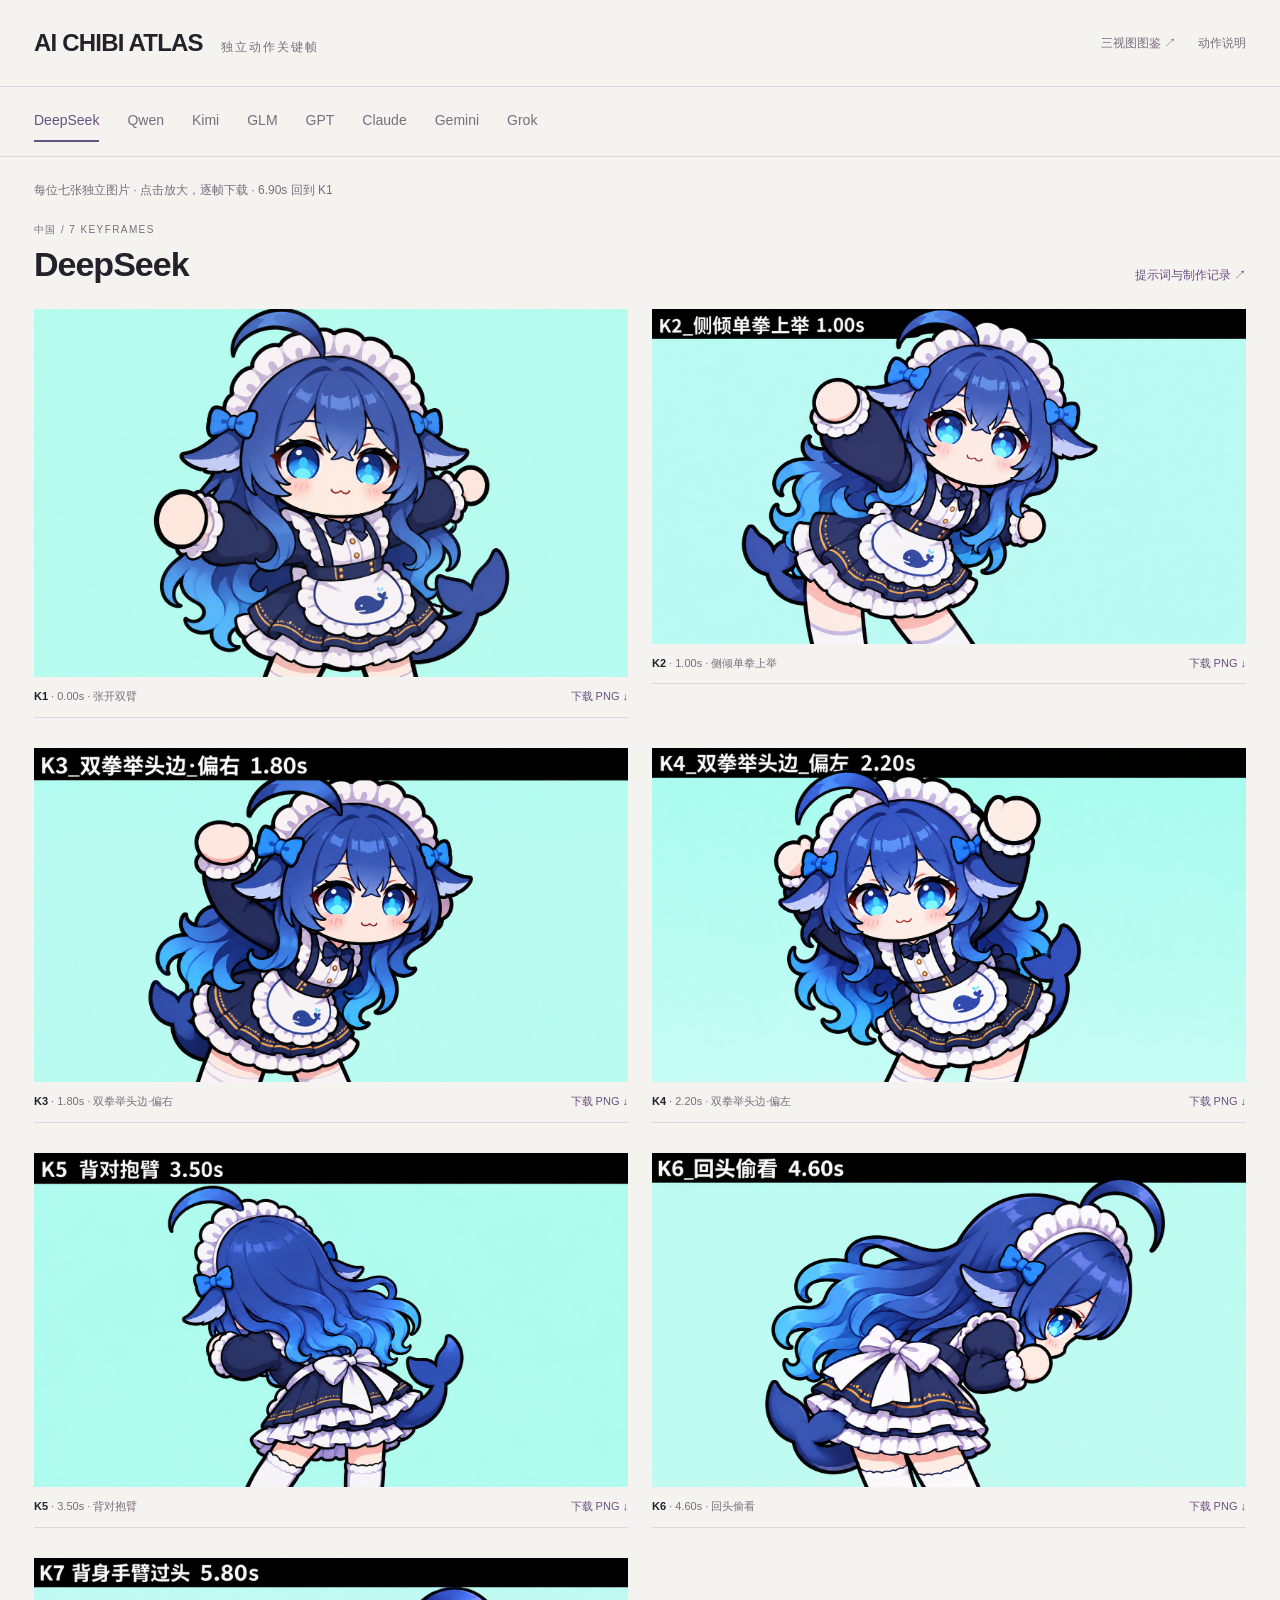
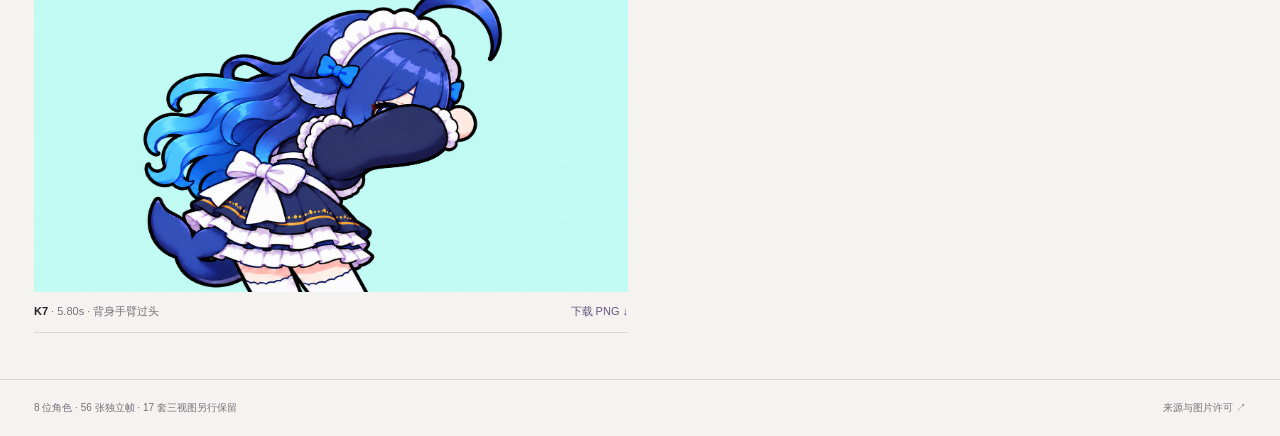
<file: keyframes/index.html>
<!doctype html>
<html lang="zh-CN">
<head>
<meta charset="utf-8">
<meta name="viewport" content="width=device-width,initial-scale=1">
<meta name="description" content="八位 AI 娘，每位七张独立舞蹈关键帧。逐帧查看与下载 PNG。">
<title>独立关键帧 · AI Chibi Atlas</title>
<link rel="stylesheet" href="../assets/keyframes.css">
</head>
<body>
<a class="skip" href="#viewer">跳到关键帧</a>
<header><a class="brand" href="../index.html">AI CHIBI ATLAS<span>独立动作关键帧</span></a><div class="header-links"><a href="../index.html">三视图图鉴 ↗</a><a href="README.md">动作说明</a></div></header>
<nav class="characters" aria-label="选择角色"><a href="#deepseek" data-character-link="deepseek" aria-current="true">DeepSeek</a><a href="#qwen" data-character-link="qwen">Qwen</a><a href="#kimi" data-character-link="kimi">Kimi</a><a href="#glm" data-character-link="glm">GLM</a><a href="#gpt" data-character-link="gpt">GPT</a><a href="#claude" data-character-link="claude">Claude</a><a href="#gemini" data-character-link="gemini">Gemini</a><a href="#grok" data-character-link="grok">Grok</a></nav>
<main id="viewer" tabindex="-1">
<p class="intro">每位七张独立图片 · 点击放大，逐帧下载 · 6.90s 回到 K1</p>
<section id="deepseek" data-character aria-labelledby="title-deepseek"><div class="series-heading"><div><p class="eyebrow">中国 / 7 KEYFRAMES</p><h1 id="title-deepseek">DeepSeek</h1></div><a class="records" href="../characters/deepseek/keyframes/v4-individual/README.md">提示词与制作记录 ↗</a></div><div class="frames"><figure><a href="../characters/deepseek/keyframes/v4-individual/K1.png" target="_blank" rel="noopener" aria-label="放大 DeepSeek K1"><img src="../characters/deepseek/keyframes/v4-individual/K1.png" width="1594" height="987" alt="DeepSeek K1 张开双臂" loading="eager" decoding="async"></a><figcaption><span><strong>K1</strong> · 0.00s · 张开双臂</span><a href="../characters/deepseek/keyframes/v4-individual/K1.png" download>下载 PNG ↓</a></figcaption></figure><figure><a href="../characters/deepseek/keyframes/v4-individual/K2.png" target="_blank" rel="noopener" aria-label="放大 DeepSeek K2"><img src="../characters/deepseek/keyframes/v4-individual/K2.png" width="1672" height="941" alt="DeepSeek K2 侧倾单拳上举" loading="lazy" decoding="async"></a><figcaption><span><strong>K2</strong> · 1.00s · 侧倾单拳上举</span><a href="../characters/deepseek/keyframes/v4-individual/K2.png" download>下载 PNG ↓</a></figcaption></figure><figure><a href="../characters/deepseek/keyframes/v4-individual/K3.png" target="_blank" rel="noopener" aria-label="放大 DeepSeek K3"><img src="../characters/deepseek/keyframes/v4-individual/K3.png" width="1672" height="941" alt="DeepSeek K3 双拳举头边·偏右" loading="lazy" decoding="async"></a><figcaption><span><strong>K3</strong> · 1.80s · 双拳举头边·偏右</span><a href="../characters/deepseek/keyframes/v4-individual/K3.png" download>下载 PNG ↓</a></figcaption></figure><figure><a href="../characters/deepseek/keyframes/v4-individual/K4.png" target="_blank" rel="noopener" aria-label="放大 DeepSeek K4"><img src="../characters/deepseek/keyframes/v4-individual/K4.png" width="1672" height="941" alt="DeepSeek K4 双拳举头边·偏左" loading="lazy" decoding="async"></a><figcaption><span><strong>K4</strong> · 2.20s · 双拳举头边·偏左</span><a href="../characters/deepseek/keyframes/v4-individual/K4.png" download>下载 PNG ↓</a></figcaption></figure><figure><a href="../characters/deepseek/keyframes/v4-individual/K5.png" target="_blank" rel="noopener" aria-label="放大 DeepSeek K5"><img src="../characters/deepseek/keyframes/v4-individual/K5.png" width="1672" height="941" alt="DeepSeek K5 背对抱臂" loading="lazy" decoding="async"></a><figcaption><span><strong>K5</strong> · 3.50s · 背对抱臂</span><a href="../characters/deepseek/keyframes/v4-individual/K5.png" download>下载 PNG ↓</a></figcaption></figure><figure><a href="../characters/deepseek/keyframes/v4-individual/K6.png" target="_blank" rel="noopener" aria-label="放大 DeepSeek K6"><img src="../characters/deepseek/keyframes/v4-individual/K6.png" width="1672" height="941" alt="DeepSeek K6 回头偷看" loading="lazy" decoding="async"></a><figcaption><span><strong>K6</strong> · 4.60s · 回头偷看</span><a href="../characters/deepseek/keyframes/v4-individual/K6.png" download>下载 PNG ↓</a></figcaption></figure><figure><a href="../characters/deepseek/keyframes/v4-individual/K7.png" target="_blank" rel="noopener" aria-label="放大 DeepSeek K7"><img src="../characters/deepseek/keyframes/v4-individual/K7.png" width="1672" height="941" alt="DeepSeek K7 背身手臂过头" loading="lazy" decoding="async"></a><figcaption><span><strong>K7</strong> · 5.80s · 背身手臂过头</span><a href="../characters/deepseek/keyframes/v4-individual/K7.png" download>下载 PNG ↓</a></figcaption></figure></div></section><section id="qwen" data-character hidden aria-labelledby="title-qwen"><div class="series-heading"><div><p class="eyebrow">中国 / 7 KEYFRAMES</p><h1 id="title-qwen">通义千问 Qwen</h1></div><a class="records" href="../characters/qwen/keyframes/v4-individual/README.md">提示词与制作记录 ↗</a></div><div class="frames"><figure><a href="../characters/qwen/keyframes/v4-individual/K1.png" target="_blank" rel="noopener" aria-label="放大 通义千问 Qwen K1"><img src="../characters/qwen/keyframes/v4-individual/K1.png" width="1593" height="987" alt="通义千问 Qwen K1 张开双臂" loading="lazy" decoding="async"></a><figcaption><span><strong>K1</strong> · 0.00s · 张开双臂</span><a href="../characters/qwen/keyframes/v4-individual/K1.png" download>下载 PNG ↓</a></figcaption></figure><figure><a href="../characters/qwen/keyframes/v4-individual/K2.png" target="_blank" rel="noopener" aria-label="放大 通义千问 Qwen K2"><img src="../characters/qwen/keyframes/v4-individual/K2.png" width="1672" height="941" alt="通义千问 Qwen K2 侧倾单拳上举" loading="lazy" decoding="async"></a><figcaption><span><strong>K2</strong> · 1.00s · 侧倾单拳上举</span><a href="../characters/qwen/keyframes/v4-individual/K2.png" download>下载 PNG ↓</a></figcaption></figure><figure><a href="../characters/qwen/keyframes/v4-individual/K3.png" target="_blank" rel="noopener" aria-label="放大 通义千问 Qwen K3"><img src="../characters/qwen/keyframes/v4-individual/K3.png" width="1672" height="941" alt="通义千问 Qwen K3 双拳举头边·偏右" loading="lazy" decoding="async"></a><figcaption><span><strong>K3</strong> · 1.80s · 双拳举头边·偏右</span><a href="../characters/qwen/keyframes/v4-individual/K3.png" download>下载 PNG ↓</a></figcaption></figure><figure><a href="../characters/qwen/keyframes/v4-individual/K4.png" target="_blank" rel="noopener" aria-label="放大 通义千问 Qwen K4"><img src="../characters/qwen/keyframes/v4-individual/K4.png" width="1672" height="941" alt="通义千问 Qwen K4 双拳举头边·偏左" loading="lazy" decoding="async"></a><figcaption><span><strong>K4</strong> · 2.20s · 双拳举头边·偏左</span><a href="../characters/qwen/keyframes/v4-individual/K4.png" download>下载 PNG ↓</a></figcaption></figure><figure><a href="../characters/qwen/keyframes/v4-individual/K5.png" target="_blank" rel="noopener" aria-label="放大 通义千问 Qwen K5"><img src="../characters/qwen/keyframes/v4-individual/K5.png" width="1671" height="941" alt="通义千问 Qwen K5 背对抱臂" loading="lazy" decoding="async"></a><figcaption><span><strong>K5</strong> · 3.50s · 背对抱臂</span><a href="../characters/qwen/keyframes/v4-individual/K5.png" download>下载 PNG ↓</a></figcaption></figure><figure><a href="../characters/qwen/keyframes/v4-individual/K6.png" target="_blank" rel="noopener" aria-label="放大 通义千问 Qwen K6"><img src="../characters/qwen/keyframes/v4-individual/K6.png" width="1671" height="941" alt="通义千问 Qwen K6 回头偷看" loading="lazy" decoding="async"></a><figcaption><span><strong>K6</strong> · 4.60s · 回头偷看</span><a href="../characters/qwen/keyframes/v4-individual/K6.png" download>下载 PNG ↓</a></figcaption></figure><figure><a href="../characters/qwen/keyframes/v4-individual/K7.png" target="_blank" rel="noopener" aria-label="放大 通义千问 Qwen K7"><img src="../characters/qwen/keyframes/v4-individual/K7.png" width="1671" height="941" alt="通义千问 Qwen K7 背身手臂过头" loading="lazy" decoding="async"></a><figcaption><span><strong>K7</strong> · 5.80s · 背身手臂过头</span><a href="../characters/qwen/keyframes/v4-individual/K7.png" download>下载 PNG ↓</a></figcaption></figure></div></section><section id="kimi" data-character hidden aria-labelledby="title-kimi"><div class="series-heading"><div><p class="eyebrow">中国 / 7 KEYFRAMES</p><h1 id="title-kimi">Kimi</h1></div><a class="records" href="../characters/kimi/keyframes/v4-individual/README.md">提示词与制作记录 ↗</a></div><div class="frames"><figure><a href="../characters/kimi/keyframes/v4-individual/K1.png" target="_blank" rel="noopener" aria-label="放大 Kimi K1"><img src="../characters/kimi/keyframes/v4-individual/K1.png" width="1672" height="941" alt="Kimi K1 张开双臂" loading="lazy" decoding="async"></a><figcaption><span><strong>K1</strong> · 0.00s · 张开双臂</span><a href="../characters/kimi/keyframes/v4-individual/K1.png" download>下载 PNG ↓</a></figcaption></figure><figure><a href="../characters/kimi/keyframes/v4-individual/K2.png" target="_blank" rel="noopener" aria-label="放大 Kimi K2"><img src="../characters/kimi/keyframes/v4-individual/K2.png" width="1672" height="941" alt="Kimi K2 侧倾单拳上举" loading="lazy" decoding="async"></a><figcaption><span><strong>K2</strong> · 1.00s · 侧倾单拳上举</span><a href="../characters/kimi/keyframes/v4-individual/K2.png" download>下载 PNG ↓</a></figcaption></figure><figure><a href="../characters/kimi/keyframes/v4-individual/K3.png" target="_blank" rel="noopener" aria-label="放大 Kimi K3"><img src="../characters/kimi/keyframes/v4-individual/K3.png" width="1672" height="941" alt="Kimi K3 双拳举头边·偏右" loading="lazy" decoding="async"></a><figcaption><span><strong>K3</strong> · 1.80s · 双拳举头边·偏右</span><a href="../characters/kimi/keyframes/v4-individual/K3.png" download>下载 PNG ↓</a></figcaption></figure><figure><a href="../characters/kimi/keyframes/v4-individual/K4.png" target="_blank" rel="noopener" aria-label="放大 Kimi K4"><img src="../characters/kimi/keyframes/v4-individual/K4.png" width="1672" height="941" alt="Kimi K4 双拳举头边·偏左" loading="lazy" decoding="async"></a><figcaption><span><strong>K4</strong> · 2.20s · 双拳举头边·偏左</span><a href="../characters/kimi/keyframes/v4-individual/K4.png" download>下载 PNG ↓</a></figcaption></figure><figure><a href="../characters/kimi/keyframes/v4-individual/K5.png" target="_blank" rel="noopener" aria-label="放大 Kimi K5"><img src="../characters/kimi/keyframes/v4-individual/K5.png" width="1672" height="941" alt="Kimi K5 背对抱臂" loading="lazy" decoding="async"></a><figcaption><span><strong>K5</strong> · 3.50s · 背对抱臂</span><a href="../characters/kimi/keyframes/v4-individual/K5.png" download>下载 PNG ↓</a></figcaption></figure><figure><a href="../characters/kimi/keyframes/v4-individual/K6.png" target="_blank" rel="noopener" aria-label="放大 Kimi K6"><img src="../characters/kimi/keyframes/v4-individual/K6.png" width="1672" height="941" alt="Kimi K6 回头偷看" loading="lazy" decoding="async"></a><figcaption><span><strong>K6</strong> · 4.60s · 回头偷看</span><a href="../characters/kimi/keyframes/v4-individual/K6.png" download>下载 PNG ↓</a></figcaption></figure><figure><a href="../characters/kimi/keyframes/v4-individual/K7.png" target="_blank" rel="noopener" aria-label="放大 Kimi K7"><img src="../characters/kimi/keyframes/v4-individual/K7.png" width="1672" height="941" alt="Kimi K7 背身手臂过头" loading="lazy" decoding="async"></a><figcaption><span><strong>K7</strong> · 5.80s · 背身手臂过头</span><a href="../characters/kimi/keyframes/v4-individual/K7.png" download>下载 PNG ↓</a></figcaption></figure></div></section><section id="glm" data-character hidden aria-labelledby="title-glm"><div class="series-heading"><div><p class="eyebrow">中国 / 7 KEYFRAMES</p><h1 id="title-glm">智谱 GLM</h1></div><a class="records" href="../characters/glm/keyframes/v4-individual/README.md">提示词与制作记录 ↗</a></div><div class="frames"><figure><a href="../characters/glm/keyframes/v4-individual/K1.png" target="_blank" rel="noopener" aria-label="放大 智谱 GLM K1"><img src="../characters/glm/keyframes/v4-individual/K1.png" width="1593" height="987" alt="智谱 GLM K1 张开双臂" loading="lazy" decoding="async"></a><figcaption><span><strong>K1</strong> · 0.00s · 张开双臂</span><a href="../characters/glm/keyframes/v4-individual/K1.png" download>下载 PNG ↓</a></figcaption></figure><figure><a href="../characters/glm/keyframes/v4-individual/K2.png" target="_blank" rel="noopener" aria-label="放大 智谱 GLM K2"><img src="../characters/glm/keyframes/v4-individual/K2.png" width="1672" height="941" alt="智谱 GLM K2 侧倾单拳上举" loading="lazy" decoding="async"></a><figcaption><span><strong>K2</strong> · 1.00s · 侧倾单拳上举</span><a href="../characters/glm/keyframes/v4-individual/K2.png" download>下载 PNG ↓</a></figcaption></figure><figure><a href="../characters/glm/keyframes/v4-individual/K3.png" target="_blank" rel="noopener" aria-label="放大 智谱 GLM K3"><img src="../characters/glm/keyframes/v4-individual/K3.png" width="1672" height="941" alt="智谱 GLM K3 双拳举头边·偏右" loading="lazy" decoding="async"></a><figcaption><span><strong>K3</strong> · 1.80s · 双拳举头边·偏右</span><a href="../characters/glm/keyframes/v4-individual/K3.png" download>下载 PNG ↓</a></figcaption></figure><figure><a href="../characters/glm/keyframes/v4-individual/K4.png" target="_blank" rel="noopener" aria-label="放大 智谱 GLM K4"><img src="../characters/glm/keyframes/v4-individual/K4.png" width="1672" height="941" alt="智谱 GLM K4 双拳举头边·偏左" loading="lazy" decoding="async"></a><figcaption><span><strong>K4</strong> · 2.20s · 双拳举头边·偏左</span><a href="../characters/glm/keyframes/v4-individual/K4.png" download>下载 PNG ↓</a></figcaption></figure><figure><a href="../characters/glm/keyframes/v4-individual/K5.png" target="_blank" rel="noopener" aria-label="放大 智谱 GLM K5"><img src="../characters/glm/keyframes/v4-individual/K5.png" width="1672" height="941" alt="智谱 GLM K5 背对抱臂" loading="lazy" decoding="async"></a><figcaption><span><strong>K5</strong> · 3.50s · 背对抱臂</span><a href="../characters/glm/keyframes/v4-individual/K5.png" download>下载 PNG ↓</a></figcaption></figure><figure><a href="../characters/glm/keyframes/v4-individual/K6.png" target="_blank" rel="noopener" aria-label="放大 智谱 GLM K6"><img src="../characters/glm/keyframes/v4-individual/K6.png" width="1672" height="941" alt="智谱 GLM K6 回头偷看" loading="lazy" decoding="async"></a><figcaption><span><strong>K6</strong> · 4.60s · 回头偷看</span><a href="../characters/glm/keyframes/v4-individual/K6.png" download>下载 PNG ↓</a></figcaption></figure><figure><a href="../characters/glm/keyframes/v4-individual/K7.png" target="_blank" rel="noopener" aria-label="放大 智谱 GLM K7"><img src="../characters/glm/keyframes/v4-individual/K7.png" width="1672" height="941" alt="智谱 GLM K7 背身手臂过头" loading="lazy" decoding="async"></a><figcaption><span><strong>K7</strong> · 5.80s · 背身手臂过头</span><a href="../characters/glm/keyframes/v4-individual/K7.png" download>下载 PNG ↓</a></figcaption></figure></div></section><section id="gpt" data-character hidden aria-labelledby="title-gpt"><div class="series-heading"><div><p class="eyebrow">美国 / 7 KEYFRAMES</p><h1 id="title-gpt">ChatGPT / GPT</h1></div><a class="records" href="../characters/gpt/keyframes/v4-individual/README.md">提示词与制作记录 ↗</a></div><div class="frames"><figure><a href="../characters/gpt/keyframes/v4-individual/K1.png" target="_blank" rel="noopener" aria-label="放大 ChatGPT / GPT K1"><img src="../characters/gpt/keyframes/v4-individual/K1.png" width="1593" height="987" alt="ChatGPT / GPT K1 张开双臂" loading="lazy" decoding="async"></a><figcaption><span><strong>K1</strong> · 0.00s · 张开双臂</span><a href="../characters/gpt/keyframes/v4-individual/K1.png" download>下载 PNG ↓</a></figcaption></figure><figure><a href="../characters/gpt/keyframes/v4-individual/K2.png" target="_blank" rel="noopener" aria-label="放大 ChatGPT / GPT K2"><img src="../characters/gpt/keyframes/v4-individual/K2.png" width="1671" height="941" alt="ChatGPT / GPT K2 侧倾单拳上举" loading="lazy" decoding="async"></a><figcaption><span><strong>K2</strong> · 1.00s · 侧倾单拳上举</span><a href="../characters/gpt/keyframes/v4-individual/K2.png" download>下载 PNG ↓</a></figcaption></figure><figure><a href="../characters/gpt/keyframes/v4-individual/K3.png" target="_blank" rel="noopener" aria-label="放大 ChatGPT / GPT K3"><img src="../characters/gpt/keyframes/v4-individual/K3.png" width="1672" height="941" alt="ChatGPT / GPT K3 双拳举头边·偏右" loading="lazy" decoding="async"></a><figcaption><span><strong>K3</strong> · 1.80s · 双拳举头边·偏右</span><a href="../characters/gpt/keyframes/v4-individual/K3.png" download>下载 PNG ↓</a></figcaption></figure><figure><a href="../characters/gpt/keyframes/v4-individual/K4.png" target="_blank" rel="noopener" aria-label="放大 ChatGPT / GPT K4"><img src="../characters/gpt/keyframes/v4-individual/K4.png" width="1671" height="941" alt="ChatGPT / GPT K4 双拳举头边·偏左" loading="lazy" decoding="async"></a><figcaption><span><strong>K4</strong> · 2.20s · 双拳举头边·偏左</span><a href="../characters/gpt/keyframes/v4-individual/K4.png" download>下载 PNG ↓</a></figcaption></figure><figure><a href="../characters/gpt/keyframes/v4-individual/K5.png" target="_blank" rel="noopener" aria-label="放大 ChatGPT / GPT K5"><img src="../characters/gpt/keyframes/v4-individual/K5.png" width="1672" height="941" alt="ChatGPT / GPT K5 背对抱臂" loading="lazy" decoding="async"></a><figcaption><span><strong>K5</strong> · 3.50s · 背对抱臂</span><a href="../characters/gpt/keyframes/v4-individual/K5.png" download>下载 PNG ↓</a></figcaption></figure><figure><a href="../characters/gpt/keyframes/v4-individual/K6.png" target="_blank" rel="noopener" aria-label="放大 ChatGPT / GPT K6"><img src="../characters/gpt/keyframes/v4-individual/K6.png" width="1672" height="941" alt="ChatGPT / GPT K6 回头偷看" loading="lazy" decoding="async"></a><figcaption><span><strong>K6</strong> · 4.60s · 回头偷看</span><a href="../characters/gpt/keyframes/v4-individual/K6.png" download>下载 PNG ↓</a></figcaption></figure><figure><a href="../characters/gpt/keyframes/v4-individual/K7.png" target="_blank" rel="noopener" aria-label="放大 ChatGPT / GPT K7"><img src="../characters/gpt/keyframes/v4-individual/K7.png" width="1672" height="941" alt="ChatGPT / GPT K7 背身手臂过头" loading="lazy" decoding="async"></a><figcaption><span><strong>K7</strong> · 5.80s · 背身手臂过头</span><a href="../characters/gpt/keyframes/v4-individual/K7.png" download>下载 PNG ↓</a></figcaption></figure></div></section><section id="claude" data-character hidden aria-labelledby="title-claude"><div class="series-heading"><div><p class="eyebrow">美国 / 7 KEYFRAMES</p><h1 id="title-claude">Claude</h1></div><a class="records" href="../characters/claude/keyframes/v4-individual/README.md">提示词与制作记录 ↗</a></div><div class="frames"><figure><a href="../characters/claude/keyframes/v4-individual/K1.png" target="_blank" rel="noopener" aria-label="放大 Claude K1"><img src="../characters/claude/keyframes/v4-individual/K1.png" width="1672" height="941" alt="Claude K1 张开双臂" loading="lazy" decoding="async"></a><figcaption><span><strong>K1</strong> · 0.00s · 张开双臂</span><a href="../characters/claude/keyframes/v4-individual/K1.png" download>下载 PNG ↓</a></figcaption></figure><figure><a href="../characters/claude/keyframes/v4-individual/K2.png" target="_blank" rel="noopener" aria-label="放大 Claude K2"><img src="../characters/claude/keyframes/v4-individual/K2.png" width="1671" height="941" alt="Claude K2 侧倾单拳上举" loading="lazy" decoding="async"></a><figcaption><span><strong>K2</strong> · 1.00s · 侧倾单拳上举</span><a href="../characters/claude/keyframes/v4-individual/K2.png" download>下载 PNG ↓</a></figcaption></figure><figure><a href="../characters/claude/keyframes/v4-individual/K3.png" target="_blank" rel="noopener" aria-label="放大 Claude K3"><img src="../characters/claude/keyframes/v4-individual/K3.png" width="1672" height="941" alt="Claude K3 双拳举头边·偏右" loading="lazy" decoding="async"></a><figcaption><span><strong>K3</strong> · 1.80s · 双拳举头边·偏右</span><a href="../characters/claude/keyframes/v4-individual/K3.png" download>下载 PNG ↓</a></figcaption></figure><figure><a href="../characters/claude/keyframes/v4-individual/K4.png" target="_blank" rel="noopener" aria-label="放大 Claude K4"><img src="../characters/claude/keyframes/v4-individual/K4.png" width="1672" height="941" alt="Claude K4 双拳举头边·偏左" loading="lazy" decoding="async"></a><figcaption><span><strong>K4</strong> · 2.20s · 双拳举头边·偏左</span><a href="../characters/claude/keyframes/v4-individual/K4.png" download>下载 PNG ↓</a></figcaption></figure><figure><a href="../characters/claude/keyframes/v4-individual/K5.png" target="_blank" rel="noopener" aria-label="放大 Claude K5"><img src="../characters/claude/keyframes/v4-individual/K5.png" width="1671" height="941" alt="Claude K5 背对抱臂" loading="lazy" decoding="async"></a><figcaption><span><strong>K5</strong> · 3.50s · 背对抱臂</span><a href="../characters/claude/keyframes/v4-individual/K5.png" download>下载 PNG ↓</a></figcaption></figure><figure><a href="../characters/claude/keyframes/v4-individual/K6.png" target="_blank" rel="noopener" aria-label="放大 Claude K6"><img src="../characters/claude/keyframes/v4-individual/K6.png" width="1672" height="941" alt="Claude K6 回头偷看" loading="lazy" decoding="async"></a><figcaption><span><strong>K6</strong> · 4.60s · 回头偷看</span><a href="../characters/claude/keyframes/v4-individual/K6.png" download>下载 PNG ↓</a></figcaption></figure><figure><a href="../characters/claude/keyframes/v4-individual/K7.png" target="_blank" rel="noopener" aria-label="放大 Claude K7"><img src="../characters/claude/keyframes/v4-individual/K7.png" width="1672" height="941" alt="Claude K7 背身手臂过头" loading="lazy" decoding="async"></a><figcaption><span><strong>K7</strong> · 5.80s · 背身手臂过头</span><a href="../characters/claude/keyframes/v4-individual/K7.png" download>下载 PNG ↓</a></figcaption></figure></div></section><section id="gemini" data-character hidden aria-labelledby="title-gemini"><div class="series-heading"><div><p class="eyebrow">美国 / 7 KEYFRAMES</p><h1 id="title-gemini">Gemini</h1></div><a class="records" href="../characters/gemini/keyframes/v4-individual/README.md">提示词与制作记录 ↗</a></div><div class="frames"><figure><a href="../characters/gemini/keyframes/v4-individual/K1.png" target="_blank" rel="noopener" aria-label="放大 Gemini K1"><img src="../characters/gemini/keyframes/v4-individual/K1.png" width="1594" height="987" alt="Gemini K1 张开双臂" loading="lazy" decoding="async"></a><figcaption><span><strong>K1</strong> · 0.00s · 张开双臂</span><a href="../characters/gemini/keyframes/v4-individual/K1.png" download>下载 PNG ↓</a></figcaption></figure><figure><a href="../characters/gemini/keyframes/v4-individual/K2.png" target="_blank" rel="noopener" aria-label="放大 Gemini K2"><img src="../characters/gemini/keyframes/v4-individual/K2.png" width="1672" height="941" alt="Gemini K2 侧倾单拳上举" loading="lazy" decoding="async"></a><figcaption><span><strong>K2</strong> · 1.00s · 侧倾单拳上举</span><a href="../characters/gemini/keyframes/v4-individual/K2.png" download>下载 PNG ↓</a></figcaption></figure><figure><a href="../characters/gemini/keyframes/v4-individual/K3.png" target="_blank" rel="noopener" aria-label="放大 Gemini K3"><img src="../characters/gemini/keyframes/v4-individual/K3.png" width="1672" height="941" alt="Gemini K3 双拳举头边·偏右" loading="lazy" decoding="async"></a><figcaption><span><strong>K3</strong> · 1.80s · 双拳举头边·偏右</span><a href="../characters/gemini/keyframes/v4-individual/K3.png" download>下载 PNG ↓</a></figcaption></figure><figure><a href="../characters/gemini/keyframes/v4-individual/K4.png" target="_blank" rel="noopener" aria-label="放大 Gemini K4"><img src="../characters/gemini/keyframes/v4-individual/K4.png" width="1672" height="941" alt="Gemini K4 双拳举头边·偏左" loading="lazy" decoding="async"></a><figcaption><span><strong>K4</strong> · 2.20s · 双拳举头边·偏左</span><a href="../characters/gemini/keyframes/v4-individual/K4.png" download>下载 PNG ↓</a></figcaption></figure><figure><a href="../characters/gemini/keyframes/v4-individual/K5.png" target="_blank" rel="noopener" aria-label="放大 Gemini K5"><img src="../characters/gemini/keyframes/v4-individual/K5.png" width="1671" height="941" alt="Gemini K5 背对抱臂" loading="lazy" decoding="async"></a><figcaption><span><strong>K5</strong> · 3.50s · 背对抱臂</span><a href="../characters/gemini/keyframes/v4-individual/K5.png" download>下载 PNG ↓</a></figcaption></figure><figure><a href="../characters/gemini/keyframes/v4-individual/K6.png" target="_blank" rel="noopener" aria-label="放大 Gemini K6"><img src="../characters/gemini/keyframes/v4-individual/K6.png" width="1671" height="941" alt="Gemini K6 回头偷看" loading="lazy" decoding="async"></a><figcaption><span><strong>K6</strong> · 4.60s · 回头偷看</span><a href="../characters/gemini/keyframes/v4-individual/K6.png" download>下载 PNG ↓</a></figcaption></figure><figure><a href="../characters/gemini/keyframes/v4-individual/K7.png" target="_blank" rel="noopener" aria-label="放大 Gemini K7"><img src="../characters/gemini/keyframes/v4-individual/K7.png" width="1671" height="941" alt="Gemini K7 背身手臂过头" loading="lazy" decoding="async"></a><figcaption><span><strong>K7</strong> · 5.80s · 背身手臂过头</span><a href="../characters/gemini/keyframes/v4-individual/K7.png" download>下载 PNG ↓</a></figcaption></figure></div></section><section id="grok" data-character hidden aria-labelledby="title-grok"><div class="series-heading"><div><p class="eyebrow">美国 / 7 KEYFRAMES</p><h1 id="title-grok">Grok</h1></div><a class="records" href="../characters/grok/keyframes/v4-individual/README.md">提示词与制作记录 ↗</a></div><div class="frames"><figure><a href="../characters/grok/keyframes/v4-individual/K1.png" target="_blank" rel="noopener" aria-label="放大 Grok K1"><img src="../characters/grok/keyframes/v4-individual/K1.png" width="1593" height="987" alt="Grok K1 张开双臂" loading="lazy" decoding="async"></a><figcaption><span><strong>K1</strong> · 0.00s · 张开双臂</span><a href="../characters/grok/keyframes/v4-individual/K1.png" download>下载 PNG ↓</a></figcaption></figure><figure><a href="../characters/grok/keyframes/v4-individual/K2.png" target="_blank" rel="noopener" aria-label="放大 Grok K2"><img src="../characters/grok/keyframes/v4-individual/K2.png" width="1672" height="941" alt="Grok K2 侧倾单拳上举" loading="lazy" decoding="async"></a><figcaption><span><strong>K2</strong> · 1.00s · 侧倾单拳上举</span><a href="../characters/grok/keyframes/v4-individual/K2.png" download>下载 PNG ↓</a></figcaption></figure><figure><a href="../characters/grok/keyframes/v4-individual/K3.png" target="_blank" rel="noopener" aria-label="放大 Grok K3"><img src="../characters/grok/keyframes/v4-individual/K3.png" width="1671" height="941" alt="Grok K3 双拳举头边·偏右" loading="lazy" decoding="async"></a><figcaption><span><strong>K3</strong> · 1.80s · 双拳举头边·偏右</span><a href="../characters/grok/keyframes/v4-individual/K3.png" download>下载 PNG ↓</a></figcaption></figure><figure><a href="../characters/grok/keyframes/v4-individual/K4.png" target="_blank" rel="noopener" aria-label="放大 Grok K4"><img src="../characters/grok/keyframes/v4-individual/K4.png" width="1672" height="941" alt="Grok K4 双拳举头边·偏左" loading="lazy" decoding="async"></a><figcaption><span><strong>K4</strong> · 2.20s · 双拳举头边·偏左</span><a href="../characters/grok/keyframes/v4-individual/K4.png" download>下载 PNG ↓</a></figcaption></figure><figure><a href="../characters/grok/keyframes/v4-individual/K5.png" target="_blank" rel="noopener" aria-label="放大 Grok K5"><img src="../characters/grok/keyframes/v4-individual/K5.png" width="1672" height="941" alt="Grok K5 背对抱臂" loading="lazy" decoding="async"></a><figcaption><span><strong>K5</strong> · 3.50s · 背对抱臂</span><a href="../characters/grok/keyframes/v4-individual/K5.png" download>下载 PNG ↓</a></figcaption></figure><figure><a href="../characters/grok/keyframes/v4-individual/K6.png" target="_blank" rel="noopener" aria-label="放大 Grok K6"><img src="../characters/grok/keyframes/v4-individual/K6.png" width="1672" height="941" alt="Grok K6 回头偷看" loading="lazy" decoding="async"></a><figcaption><span><strong>K6</strong> · 4.60s · 回头偷看</span><a href="../characters/grok/keyframes/v4-individual/K6.png" download>下载 PNG ↓</a></figcaption></figure><figure><a href="../characters/grok/keyframes/v4-individual/K7.png" target="_blank" rel="noopener" aria-label="放大 Grok K7"><img src="../characters/grok/keyframes/v4-individual/K7.png" width="1670" height="941" alt="Grok K7 背身手臂过头" loading="lazy" decoding="async"></a><figcaption><span><strong>K7</strong> · 5.80s · 背身手臂过头</span><a href="../characters/grok/keyframes/v4-individual/K7.png" download>下载 PNG ↓</a></figcaption></figure></div></section>
</main>
<footer><span>8 位角色 · 56 张独立帧 · 17 套三视图另行保留</span><a href="../ASSET-LICENSES.md">来源与图片许可 ↗</a></footer>
<noscript><style>[data-character][hidden]{display:block}</style><p>JavaScript 已关闭，以下按角色展示全部关键帧。</p></noscript>
<script src="../assets/keyframes.js"></script>
</body></html>
</file>
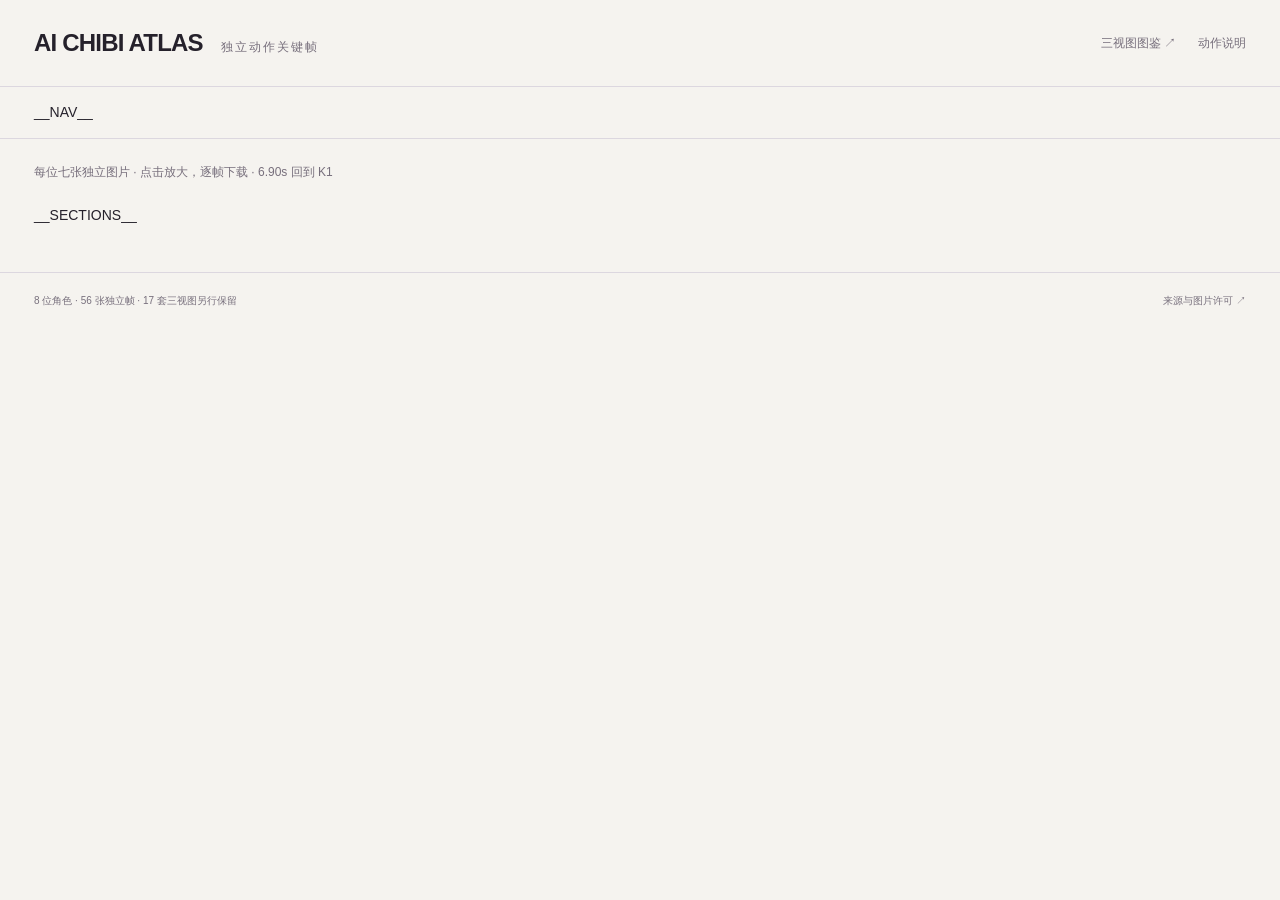
<file: web/keyframes.template.html>
<!doctype html>
<html lang="zh-CN">
<head>
<meta charset="utf-8">
<meta name="viewport" content="width=device-width,initial-scale=1">
<meta name="description" content="八位 AI 娘，每位七张独立舞蹈关键帧。逐帧查看与下载 PNG。">
<title>独立关键帧 · AI Chibi Atlas</title>
<link rel="stylesheet" href="../assets/keyframes.css">
</head>
<body>
<a class="skip" href="#viewer">跳到关键帧</a>
<header><a class="brand" href="../index.html">AI CHIBI ATLAS<span>独立动作关键帧</span></a><div class="header-links"><a href="../index.html">三视图图鉴 ↗</a><a href="README.md">动作说明</a></div></header>
<nav class="characters" aria-label="选择角色">__NAV__</nav>
<main id="viewer" tabindex="-1">
<p class="intro">每位七张独立图片 · 点击放大，逐帧下载 · 6.90s 回到 K1</p>
__SECTIONS__
</main>
<footer><span>8 位角色 · 56 张独立帧 · 17 套三视图另行保留</span><a href="../ASSET-LICENSES.md">来源与图片许可 ↗</a></footer>
<noscript><style>[data-character][hidden]{display:block}</style><p>JavaScript 已关闭，以下按角色展示全部关键帧。</p></noscript>
<script src="../assets/keyframes.js"></script>
</body></html>
</file>
<file: assets/gallery.css>
:root{--paper:#f5f3ef;--ink:#25212b;--muted:#776f7c;--line:#dcd7df;--accent:#675180;--soft:#ebe5f1;--white:#fff}
*{box-sizing:border-box}html{scroll-behavior:smooth}body{margin:0;color:var(--ink);background:var(--paper);font-family:"Segoe UI","Microsoft YaHei",sans-serif;font-size:14px;line-height:1.6}button,select,a{-webkit-tap-highlight-color:transparent}button,select{font:inherit}button,a,select{outline-offset:5px}a{color:inherit;text-decoration:none}button{cursor:pointer}a:focus-visible,button:focus-visible,select:focus-visible{outline:2px solid var(--accent)}.skip{position:fixed;left:16px;top:-80px;background:var(--ink);color:white;padding:10px;z-index:20}.skip:focus{top:10px}.masthead{display:flex;align-items:center;justify-content:space-between;gap:20px;padding:24px 34px;border-bottom:1px solid var(--line);animation:enter .3s ease both}.brand{font-size:24px;font-weight:750;letter-spacing:-.8px;white-space:nowrap}.brand span{font-size:12px;font-weight:400;letter-spacing:2px;margin-left:18px;color:var(--muted)}.header-actions{display:flex;align-items:center;gap:22px;color:var(--muted);font-size:12px}.header-actions button{border:0;background:none;color:var(--ink);padding:8px 0}.header-actions a:hover,footer a:hover,.work-note a:hover{text-decoration:underline;text-underline-offset:4px}.workspace{display:grid;grid-template-columns:218px minmax(0,1fr);max-width:1800px;margin:auto}.sidebar{border-right:1px solid var(--line);padding:28px 20px 30px 26px}.eyebrow{font-size:10px;letter-spacing:1.4px;color:var(--muted);font-weight:600;margin:0 0 17px}.character{width:100%;display:flex;justify-content:space-between;gap:6px;align-items:center;background:transparent;border:0;border-bottom:1px solid var(--line);padding:16px 8px;color:var(--muted);text-align:left;transition:color .16s,background .16s,transform .16s}.character:hover{color:var(--ink);transform:translateX(2px)}.character[aria-pressed="true"]{color:var(--accent);background:var(--soft);box-shadow:inset 2px 0 var(--accent)}.character strong{font-size:15px;font-weight:600}.character small{font-size:10px;white-space:nowrap}.sidebar-note{font-size:11px;line-height:1.9;color:var(--muted);margin-top:30px}.sidebar-note a{display:block;margin-top:13px;color:var(--accent)}main{min-width:0;padding:28px 34px 32px}.work-heading{display:flex;align-items:center;justify-content:space-between;gap:20px;margin-bottom:24px}.work-heading .eyebrow{margin-bottom:3px}h1{font-size:34px;line-height:1.25;letter-spacing:-1px;margin:0 0 6px;font-weight:650}.description{color:var(--muted);font-size:12px;margin:0}#position{font-size:11px;color:#8b8390;white-space:nowrap;align-self:flex-start;margin-top:10px}.toolbar{display:flex;justify-content:space-between;align-items:center;gap:14px;border-top:1px solid var(--line);border-bottom:1px solid var(--line);padding:12px 0;margin-bottom:16px}.version-label{display:flex;align-items:center;gap:12px;font-size:12px;color:var(--muted)}select{min-width:190px;border:0;border-bottom:1px solid #b6aabc;border-radius:0;background:transparent;color:var(--ink);padding:5px 26px 5px 5px;cursor:pointer;max-width:100%}.tools{display:flex;gap:20px;align-items:center;font-size:12px}.tools button{border:0;background:transparent;color:var(--muted);padding:8px 0}.tools button[aria-pressed="true"]{color:var(--accent);font-weight:600}.download{color:var(--accent);font-weight:600}.stages{display:grid;grid-template-columns:minmax(0,1fr);gap:18px}.stages.compare{grid-template-columns:repeat(2,minmax(0,1fr))}.stage{margin:0;min-width:0;background:white}.stage[hidden]{display:none}.stage>a{display:block;overflow:hidden}.stage img{display:block;width:100%;height:auto;aspect-ratio:3/2;object-fit:contain;cursor:zoom-in}.stage img.changing{animation:art-in .2s ease both}figcaption{display:flex;justify-content:space-between;gap:12px;padding:10px 15px;color:var(--muted);font-size:10px;border-top:1px solid #f0edf2}.work-note{display:flex;align-items:start;justify-content:space-between;gap:20px;font-size:11px;color:var(--muted);padding-top:15px}.work-note p{margin:0;max-width:72ch}.work-note a{color:var(--accent);white-space:nowrap}footer{display:flex;justify-content:space-between;gap:20px;border-top:1px solid var(--line);padding:18px 34px;color:var(--muted);font-size:10px}dialog{border:1px solid var(--line);padding:22px;max-width:min(1100px,94vw);width:1100px;max-height:92vh;color:var(--ink);background:var(--white);box-shadow:0 15px 80px #29213235}dialog::backdrop{background:#21192890;backdrop-filter:blur(3px)}.dialog-heading{display:flex;justify-content:space-between;align-items:center;gap:16px}dialog h2{font-size:18px;margin:0 0 12px}.dialog-heading button{background:none;border:0;padding:8px;align-self:start;color:var(--muted)}dialog img{display:block;width:100%;height:auto}dialog p{font-size:11px;color:var(--muted);margin-bottom:0}.sr-only{position:absolute;width:1px;height:1px;padding:0;overflow:hidden;clip:rect(0,0,0,0);white-space:nowrap;border:0}@keyframes enter{from{opacity:0;transform:translateY(5px)}to{opacity:1;transform:none}}@keyframes art-in{from{opacity:.3;transform:translateY(3px)}to{opacity:1;transform:none}}@media(min-width:1700px){main{padding-left:50px;padding-right:50px}.workspace{grid-template-columns:245px minmax(0,1fr)}}@media(max-width:1000px){.brand span{display:block;margin:1px 0 0;font-size:10px;letter-spacing:1px}.header-actions{gap:15px}.workspace{grid-template-columns:180px minmax(0,1fr)}.sidebar{padding-left:16px;padding-right:14px}main{padding:24px}.character strong{font-size:13px}.character small{font-size:9px}#position{display:none}}@media(max-width:720px){.masthead{padding:18px 18px 15px;align-items:start}.brand{font-size:20px}.header-actions{gap:12px;flex-wrap:wrap;justify-content:end;max-width:180px;font-size:10px}#collection-count{width:100%;text-align:right}.workspace{display:block}.sidebar{border-right:0;border-bottom:1px solid var(--line);padding:14px 16px 12px}.sidebar .eyebrow{margin-bottom:10px;font-size:9px}.sidebar-note{display:none}#characters{display:flex;gap:6px;overflow-x:auto;padding-bottom:5px}.character{min-width:94px;flex:0 0 auto;display:block;width:auto;border:1px solid var(--line);padding:7px 11px}.character strong{display:block;font-size:12px}.character small{font-size:9px}.character[aria-pressed="true"]{box-shadow:none;border-color:var(--accent)}main{padding:20px 16px 25px}.work-heading{margin-bottom:18px}h1{font-size:28px}.toolbar{gap:8px}.version-label{gap:5px;font-size:10px}select{min-width:140px;width:150px;font-size:11px}.tools{gap:12px;font-size:10px}.stages.compare{grid-template-columns:minmax(0,1fr)}.work-note{display:block;font-size:10px}.work-note a{display:inline-block;margin-top:8px}footer{padding:16px;font-size:9px;display:block}footer span{display:block;margin-top:4px}figcaption{padding:8px 10px;font-size:9px}.stage img{aspect-ratio:3/2}dialog{padding:13px}.dialog-heading h2{font-size:15px}}@media(prefers-reduced-motion:reduce){*,*::before,*::after{animation:none!important;transition:none!important;scroll-behavior:auto!important}}
</file>
<file: assets/viewport.css>
:root { color-scheme: light; }
@media (min-width: 721px) {
  .stage img { max-height: calc(100svh - 330px); min-height: 310px; }
}
</file>
<file: assets/keyframes.css>
:root{--paper:#f5f3ef;--ink:#25212b;--muted:#776f7c;--line:#dcd7df;--accent:#675180}*{box-sizing:border-box}html{scroll-behavior:smooth}body{margin:0;color:var(--ink);background:var(--paper);font:14px/1.6 "Segoe UI","Microsoft YaHei",sans-serif}a{color:inherit;text-decoration:none;outline-offset:5px}a:focus-visible{outline:2px solid var(--accent)}a:hover{text-decoration:underline;text-underline-offset:4px}.skip{position:fixed;top:-90px;left:16px;z-index:5;background:var(--ink);color:white;padding:12px}.skip:focus{top:8px}header{display:flex;align-items:center;justify-content:space-between;gap:24px;padding:24px 34px;border-bottom:1px solid var(--line)}.brand{font-size:24px;font-weight:750;letter-spacing:-.8px;white-space:nowrap}.brand span{font-size:12px;font-weight:400;letter-spacing:2px;margin-left:18px;color:var(--muted)}.header-links{display:flex;gap:22px;color:var(--muted);font-size:12px}.characters{position:sticky;top:0;z-index:2;display:flex;gap:28px;padding:14px 34px;background:var(--paper);border-bottom:1px solid var(--line);overflow-x:auto}.characters a{white-space:nowrap;padding:8px 0;color:var(--muted);border-bottom:2px solid transparent;transition:color .16s,border-color .16s}.characters a:hover,.characters a[aria-current=true]{color:var(--accent);border-color:var(--accent);text-decoration:none}main{max-width:1700px;margin:auto;padding:24px 34px 46px;min-width:0}.intro{margin:0 0 22px;font-size:12px;color:var(--muted)}.series-heading{display:flex;justify-content:space-between;align-items:end;gap:20px;margin:0 0 24px}.eyebrow{font-size:10px;letter-spacing:1.4px;color:var(--muted);margin:0 0 5px}h1{font-size:34px;font-weight:650;line-height:1.25;letter-spacing:-1px;margin:0}.records{font-size:12px;color:var(--accent)}.frames{display:grid;grid-template-columns:repeat(2,minmax(0,1fr));gap:30px 24px}.frames figure{margin:0;min-width:0}.frames figure>a{display:block;overflow:hidden;background:#aff8e9}.frames img{display:block;width:100%;height:auto;transition:filter .18s;cursor:zoom-in}.frames figure>a:hover img{filter:brightness(1.035)}figcaption{display:flex;justify-content:space-between;gap:14px;border-bottom:1px solid var(--line);padding:11px 0;font-size:11px;color:var(--muted)}figcaption strong{color:var(--ink);font-weight:650}figcaption a{white-space:nowrap;color:var(--accent)}section{animation:reveal .22s ease both}section[hidden]{display:none}footer{display:flex;justify-content:space-between;gap:20px;padding:20px 34px;border-top:1px solid var(--line);font-size:10px;color:var(--muted)}@keyframes reveal{from{opacity:.4;transform:translateY(4px)}to{opacity:1;transform:none}}@media(max-width:900px){.brand span{display:block;margin:2px 0 0;font-size:10px}.characters{gap:22px}}@media(max-width:650px){header{padding:18px 16px;gap:12px;align-items:start}.brand{font-size:20px}.header-links{gap:12px;max-width:130px;flex-wrap:wrap;justify-content:end;font-size:10px}.characters{padding:8px 16px;gap:22px;font-size:12px}main{padding:20px 16px 32px}.intro{font-size:10px}.series-heading{align-items:start;margin-bottom:18px;gap:12px}h1{font-size:27px}.records{font-size:10px}.frames{grid-template-columns:minmax(0,1fr);gap:24px}figcaption{font-size:10px}footer{display:block;padding:16px;font-size:9px}footer a{display:block;margin-top:6px}}@media(prefers-reduced-motion:reduce){*,*::before,*::after{animation:none!important;transition:none!important;scroll-behavior:auto!important}}
</file>
